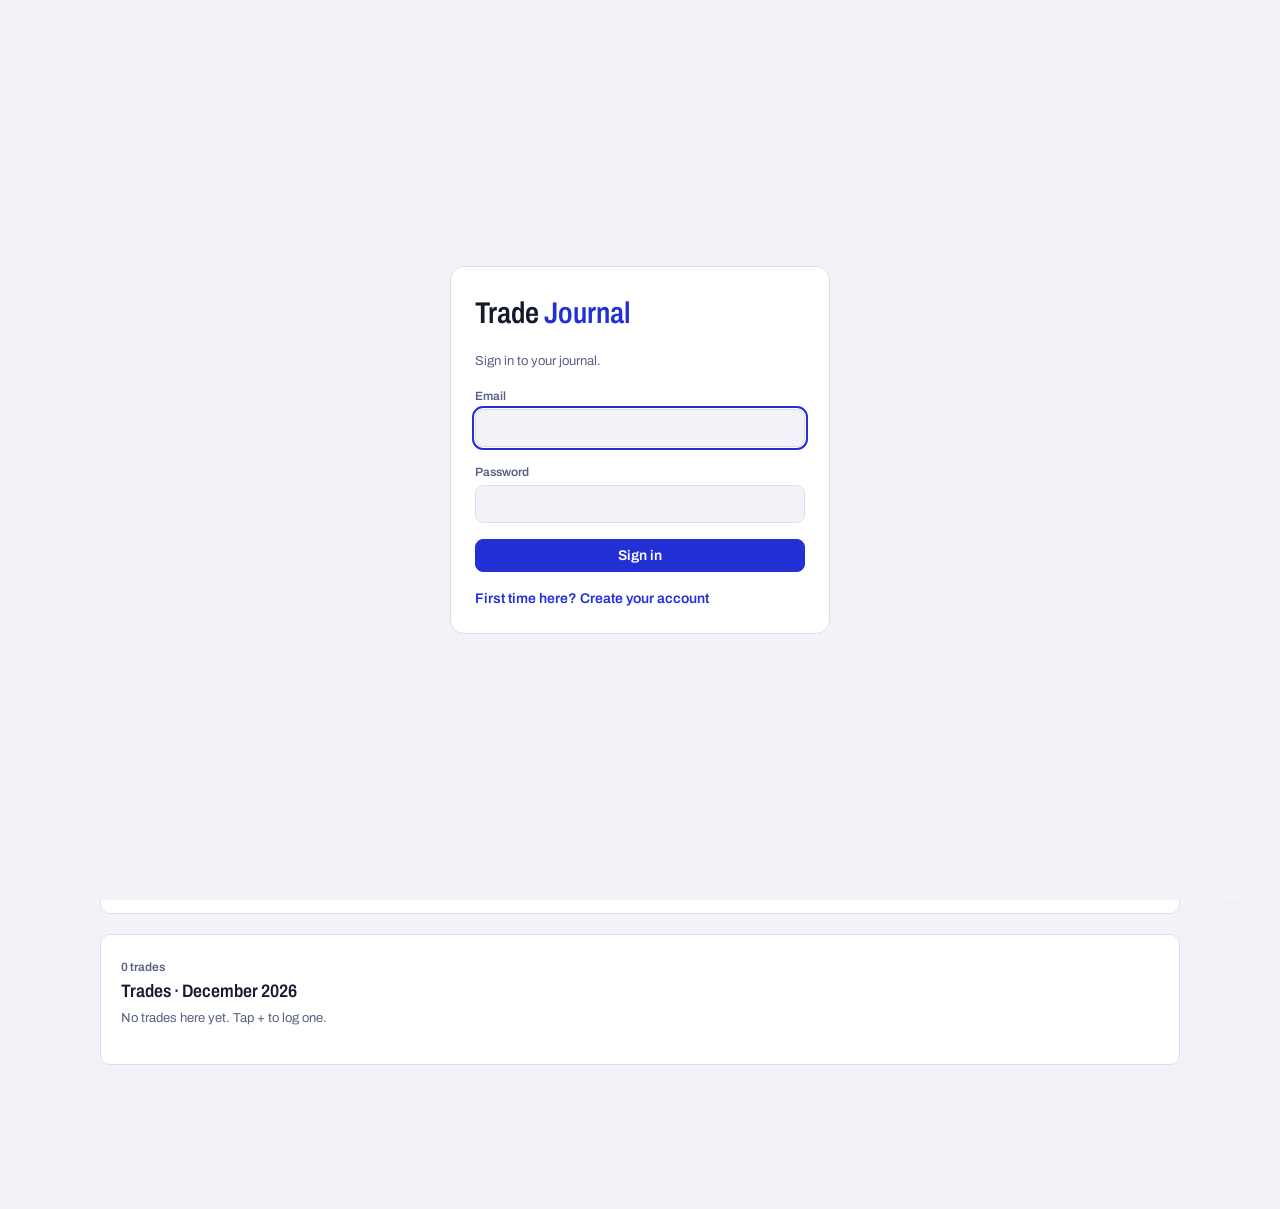
<file: index.html>
<!doctype html>
<html lang="en">
  <head>
    <meta charset="utf-8" />
    <meta name="viewport" content="width=device-width,initial-scale=1,viewport-fit=cover" />
    <title>Trade Journal</title>
    <meta name="theme-color" content="#141a2e" />
    <link rel="manifest" href="manifest.webmanifest" />
    <link rel="icon" href="icons/icon-192.png" />
    <link rel="apple-touch-icon" href="icons/apple-touch-icon.png" />
    <meta name="apple-mobile-web-app-capable" content="yes" />
    <meta name="mobile-web-app-capable" content="yes" />
    <meta name="apple-mobile-web-app-status-bar-style" content="black-translucent" />
    <meta name="apple-mobile-web-app-title" content="Journal" />
    <link rel="preconnect" href="https://fonts.googleapis.com" />
    <link
      rel="stylesheet"
      href="https://fonts.googleapis.com/css2?family=Archivo:wdth,wght@75..100,400..800&family=IBM+Plex+Mono:wght@400;500;600&display=swap"
    />
    <link rel="stylesheet" href="css/app.css" />
  </head>
  <body>
    <div class="wrap">
      <header>
        <div class="brand">
          <h1>Trade <span>Journal</span></h1>
          <div class="segs mkt" role="radiogroup" aria-label="Market">
            <label class="seg"><input type="radio" name="mkt" value="fx" /><span>Forex</span></label
            ><label class="seg"><input type="radio" name="mkt" value="stocks" /><span>Invest</span></label>
          </div>
          <span class="acct"
            ><span class="acct"
              ><span class="sync" id="sync">Starting…</span
              ><button type="button" class="btn small ghost" id="signOut" hidden>Sign out</button></span
            ><button type="button" class="btn small ghost" id="openAdmin" hidden title="Admin">Admin</button
            ><button type="button" class="btn small ghost" id="openSettings" aria-label="Settings" title="Settings">
              ⚙
            </button></span
          >
        </div>
        <nav role="tablist">
          <button role="tab" data-tab="live" aria-selected="true">
            <span class="dot"></span>Journal <span class="count" id="cLive"></span>
          </button>
          <button role="tab" data-tab="backtest" aria-selected="false">
            <span class="dot"></span>Backtest <span class="count" id="cBt"></span>
          </button>
          <button role="tab" data-tab="analyze" aria-selected="false">Analyze</button>
          <button role="tab" data-tab="grading" aria-selected="false">Grading</button>
          <button role="tab" data-tab="accounts" aria-selected="false">Accounts</button>
          <button role="tab" data-tab="review" aria-selected="false">Review</button>
        </nav>
      </header>

      <main id="view-live">
        <div id="jv" class="jv">
          <section class="desk live" id="liveHead"></section>
          <div id="liveSim"></div>
          <div id="liveNotes"></div>
          <div id="liveNews"></div>
          <div id="liveCharts"></div>
          <div id="liveCal"></div>
          <div id="liveTable"></div>
        </div>
      </main>

      <main id="view-analyze" hidden></main>
      <main id="view-grading" hidden>
        <div class="panel grpanel">
          <span class="eyebrow">Setup grades</span>
          <h2>Grading</h2>
          <p class="hint">Per weekly phase: what a trade needs, what makes it C and what makes it A.</p>
          <div id="grEd"></div>
        </div>
      </main>
      <main id="view-review" hidden>
        <div id="rvTop"></div>
        <div id="prBox" hidden></div>
        <div id="rvBox"></div>
      </main>
      <div id="rvZoom" hidden>
        <div class="rvzbar">
          <button type="button" class="btn small ghost zgal" data-z="prev" aria-label="Previous timeframe" hidden>
            ‹</button
          ><span id="zTf" class="zgal" hidden></span
          ><button type="button" class="btn small ghost zgal" data-z="next" aria-label="Next timeframe" hidden>›</button
          ><span class="zgap zgal" hidden></span
          ><button type="button" class="btn small" data-z="out" aria-label="Zoom out">−</button
          ><span id="rvzPct">100%</span
          ><button type="button" class="btn small" data-z="in" aria-label="Zoom in">+</button
          ><button type="button" class="btn small ghost" data-z="reset">Fit</button
          ><button type="button" class="btn small" data-z="close" aria-label="Close">✕ Close</button>
        </div>
        <div class="rvzstage" id="rvzStage">
          <div class="rvzinner" id="rvzInner">
            <img alt="Chart" referrerpolicy="no-referrer" /><span class="rvmask tl"></span>
          </div>
        </div>
        <button type="button" class="zside l zgal" data-z="prev" aria-label="Previous timeframe" hidden>‹</button>
        <button type="button" class="zside r zgal" data-z="next" aria-label="Next timeframe" hidden>›</button>
        <p class="rvzhelp">Scroll or pinch to zoom · drag to move · double-click to zoom in · Esc to close</p>
      </div>
      <main id="view-accounts" hidden>
        <div class="panel">
          <span class="eyebrow">Trading accounts</span>
          <h2 id="acHead">Accounts</h2>
          <div class="acadd">
            <input
              type="text"
              id="acName"
              placeholder="New account, e.g. FTMO 100K Challenge"
              maxlength="60"
              aria-label="New account name"
              enterkeyhint="done"
            />
            <button type="button" class="btn small primary" id="acAddBtn">Add</button>
            <div class="acopts">
              <select id="acType" aria-label="Type">
                <option value="">Type…</option>
                <option value="challenge">Challenge</option>
                <option value="funded">Funded</option>
                <option value="demo">Demo</option>
                <option value="personal">Personal</option></select
              ><input
                type="number"
                id="acSize"
                placeholder="Initial size, e.g. 100000"
                min="0"
                step="any"
                inputmode="decimal"
                aria-label="Initial account size"
              /><select id="acCur" aria-label="Currency">
                <option>USD</option>
                <option>EUR</option>
                <option>GBP</option>
                <option>CHF</option>
                <option>CAD</option>
                <option>AUD</option>
                <option>JPY</option>
              </select>
            </div>
          </div>
        </div>
        <div id="acList" class="accards"></div>
        <div id="taxBox"></div>
      </main>

      <main id="view-backtest" hidden>
        <section class="desk bt" id="btFront">
          <div class="row spread">
            <h2><span>Backtest</span> projects</h2>
            <button class="btn btb" id="newProjBtn">New project</button>
          </div>
          <p class="hint" style="margin: 0">
            Run each backtest as a project with a fixed scope: one method, one period, a target number of trades. Then
            you can see which way of testing actually matches your live results.
          </p>
          <div class="projects" id="projList"></div>
        </section>
        <div class="sheet" id="projSheet" hidden>
          <div class="scrim" data-closeps></div>
          <div class="sheet-inner ps-inner" role="dialog" aria-modal="true" aria-labelledby="projFormTitle">
            <form id="projForm">
              <div class="row spread"><h2 id="projFormTitle">New backtest project</h2></div>
              <div class="fields">
                <label class="f"
                  ><span>Name</span><input type="text" id="pName" placeholder="EURUSD 2024 blind replay" required
                /></label>
                <label class="f fxonly"
                  ><span id="pPairsL">Pairs</span><input type="text" id="pPairs" placeholder="EURUSD, GBPUSD"
                /></label>
                <label class="f fxonly"><span>Period from</span><input type="date" id="pFrom" /></label>
                <label class="f fxonly"><span>Period to</span><input type="date" id="pTo" /></label>
                <label class="f fxonly"
                  ><span>Method</span
                  ><select id="pMethod">
                    <option value="">Not set</option>
                    <option value="blind">Bar replay, blind</option>
                    <option value="replay">Bar replay, not strictly blind</option>
                    <option value="scroll">Chart scroll (hindsight risk)</option>
                  </select></label
                >
                <label class="f fxonly"
                  ><span>Target trades</span><input type="number" id="pTarget" min="1" step="1" placeholder="50"
                /></label>
                <label class="f wide fxonly"
                  ><span>Focus or question to answer</span
                  ><textarea
                    id="pFocus"
                    placeholder="Does Phase 3 Reversal hold up when I decide the phase blind?"
                  ></textarea>
                </label>
              </div>
              <div class="row" style="margin-top: 14px">
                <button type="submit" class="btn btb" id="pSave">Start project</button
                ><button type="button" class="btn ghost" id="pCancel">Cancel</button
                ><button type="button" class="btn ghost danger" id="pDelete" hidden>Delete project</button>
              </div>
            </form>
          </div>
        </div>
        <div id="btSlot"></div>
      </main>

      <div class="sheet" id="viewer" hidden>
        <div class="scrim" data-closeviewer></div>
        <div class="sheet-inner viewer-inner" role="dialog" aria-modal="true" aria-label="Chart screenshots">
          <div class="formhead">
            <h3 id="viewerTitle">Charts</h3>
            <div class="segs" id="viewerTabs"></div>
            <button type="button" class="btn small ghost closex" data-closeviewer>Close</button>
          </div>
          <div class="viewimg" id="viewerImg"></div>
          <div class="viewnotes" id="viewerNotes" hidden></div>
          <p class="hint vhint" style="margin: 10px 0 0">Click the chart to zoom. Use ‹ › there to switch timeframe.</p>
        </div>
      </div>
      <div class="sheet" id="sheetS" hidden>
        <div class="scrim" data-closesheets></div>
        <div class="sheet-inner" role="dialog" aria-modal="true" aria-labelledby="sTitle">
          <form id="stockForm" autocomplete="off">
            <div class="formhead">
              <span class="chip" id="sChip">Live</span>
              <h3 id="sTitle">New invest trade</h3>
              <button type="button" class="btn small ghost closex" data-closesheets>Close</button>
            </div>
            <fieldset>
              <legend>Context</legend>
              <div class="fields">
                <label class="f" id="sProjField"
                  ><span>Project</span
                  ><select id="sProject"></select
                ></label>
                <label class="f" id="sBtField"><span>Backtested on</span><input type="date" id="sBtDate" /></label>
                <label class="f"
                  ><span>Ticker</span
                  ><input
                    type="text"
                    id="sTicker"
                    list="sTickers"
                    required
                    maxlength="12"
                    autocapitalize="characters"
                    spellcheck="false"
                /></label>
                <label class="f"><span>Entry date</span><input type="date" id="sDate" required /></label>
                <label class="f"
                  ><span>Close date <em class="opt">empty = open</em></span
                  ><input type="date" id="sClose"
                /></label>
                <label class="f"
                  ><span>Account</span
                  ><select id="sAccount"></select
                ></label>
                <label class="f f-status"><span>Status</span><select id="sStatus"><option value="taken">Taken</option><option value="pending">Pending</option><option value="expired">Expired</option><option value="missed">Missed</option></select></label>
              </div>
            </fieldset>
            <fieldset>
              <legend>Analysis</legend>
              <div class="fields">
                <div class="f">
                  <span>Phase</span>
                  <div class="segs" id="seg-sphase"></div>
                </div>
              </div>
              <details class="subsec">
                <summary><span>12 Monthly</span><span class="sumval" id="sSum12"></span></summary>
                <div class="fields" style="margin-bottom: 10px">
                  <div class="f">
                    <span>Market structure</span>
                    <div class="mstf" role="radiogroup" aria-label="12 Monthly market structure">
                      <label class="seg msok"><input type="radio" name="s12mss" value="for" /><span>✓ With</span></label
                      ><label class="seg msno"
                        ><input type="radio" name="s12mss" value="against" /><span>✗ Against</span></label
                      >
                    </div>
                  </div>
                </div>
                <div class="f" style="margin-bottom: 10px">
                  <span id="sPros12Lbl">Pros</span>
                  <div class="ms" id="sPros12" data-kind="for"></div>
                </div>
                <div class="shots" style="margin-top: 12px">
                  <div class="shot">
                    <span class="eyebrow">Chart</span>
                    <div class="linkrow">
                      <input
                        type="url"
                        class="shotlink"
                        id="sl-m12"
                        data-slink="m12"
                        placeholder="Paste a TradingView link"
                        aria-label="12 Monthly chart link"
                        autocomplete="off"
                        spellcheck="false"
                      /><a class="btn small" id="slo-m12" target="_blank" rel="noopener" hidden>Open ↗</a>
                    </div>
                    <a class="shotprev" id="slp-m12" target="_blank" rel="noopener" hidden
                      ><img alt="12 Monthly chart" loading="lazy" onerror="this.parentNode.hidden=true"
                    /></a>
                  </div>
                </div>
              </details>
              <details class="subsec">
                <summary><span>6 Monthly</span><span class="sumval" id="sSum6"></span></summary>
                <div class="fields" style="margin-bottom: 10px">
                  <div class="f">
                    <span>Market structure</span>
                    <div class="mstf" role="radiogroup" aria-label="6 Monthly market structure">
                      <label class="seg msok"><input type="radio" name="s6mss" value="for" /><span>✓ With</span></label
                      ><label class="seg msno"
                        ><input type="radio" name="s6mss" value="against" /><span>✗ Against</span></label
                      >
                    </div>
                  </div>
                </div>
                <div class="sA">
                  <div class="fields">
                    <div class="f">
                      <span>BM type</span>
                      <div class="segs" id="seg-s6bm"></div>
                    </div>
                  </div>
                </div>
                <div class="sB">
                  <div class="fields">
                    <div class="f">
                      <span>Returned to</span>
                      <div class="segs" id="seg-s6ret"></div>
                    </div>
                  </div>
                </div>
                <div class="f" style="margin-bottom: 10px">
                  <span id="sPros6Lbl">Pros</span>
                  <div class="ms" id="sPros6" data-kind="for"></div>
                </div>
                <div class="shots" style="margin-top: 12px">
                  <div class="shot">
                    <span class="eyebrow">Chart</span>
                    <div class="linkrow">
                      <input
                        type="url"
                        class="shotlink"
                        id="sl-m6"
                        data-slink="m6"
                        placeholder="Paste a TradingView link"
                        aria-label="6 Monthly chart link"
                        autocomplete="off"
                        spellcheck="false"
                      /><a class="btn small" id="slo-m6" target="_blank" rel="noopener" hidden>Open ↗</a>
                    </div>
                    <a class="shotprev" id="slp-m6" target="_blank" rel="noopener" hidden
                      ><img alt="6 Monthly chart" loading="lazy" onerror="this.parentNode.hidden=true"
                    /></a>
                  </div>
                </div>
              </details>
              <details class="subsec">
                <summary><span>3 Monthly</span><span class="sumval" id="sSum3"></span></summary>
                <div class="fields" style="margin-bottom: 10px">
                  <div class="f">
                    <span>Market structure</span>
                    <div class="mstf" role="radiogroup" aria-label="3 Monthly market structure">
                      <label class="seg msok"><input type="radio" name="s3mss" value="for" /><span>✓ With</span></label
                      ><label class="seg msno"
                        ><input type="radio" name="s3mss" value="against" /><span>✗ Against</span></label
                      >
                    </div>
                  </div>
                </div>
                <div class="f" style="margin-bottom: 10px">
                  <span id="sPros3Lbl">Pros</span>
                  <div class="ms" id="sPros3" data-kind="for"></div>
                </div>
                <div class="shots" style="margin-top: 12px">
                  <div class="shot">
                    <span class="eyebrow">Chart</span>
                    <div class="linkrow">
                      <input
                        type="url"
                        class="shotlink"
                        id="sl-m3"
                        data-slink="m3"
                        placeholder="Paste a TradingView link"
                        aria-label="3 Monthly chart link"
                        autocomplete="off"
                        spellcheck="false"
                      /><a class="btn small" id="slo-m3" target="_blank" rel="noopener" hidden>Open ↗</a>
                    </div>
                    <a class="shotprev" id="slp-m3" target="_blank" rel="noopener" hidden
                      ><img alt="3 Monthly chart" loading="lazy" onerror="this.parentNode.hidden=true"
                    /></a>
                  </div>
                </div>
              </details>
              <details class="subsec">
                <summary><span>Monthly</span><span class="sumval" id="sSumM"></span></summary>
                <div class="fields" style="margin-bottom: 10px">
                  <div class="f">
                    <span>Market structure</span>
                    <div class="mstf" role="radiogroup" aria-label="Monthly market structure">
                      <label class="seg msok"><input type="radio" name="s1mss" value="for" /><span>✓ With</span></label
                      ><label class="seg msno"
                        ><input type="radio" name="s1mss" value="against" /><span>✗ Against</span></label
                      >
                    </div>
                  </div>
                </div>
                <div class="sB">
                  <div class="fields" style="margin-bottom: 10px">
                    <div class="f">
                      <span>Bullish CC <em class="opt">required in Phase B</em></span>
                      <div class="mstf" role="radiogroup" aria-label="Monthly bullish candle close">
                        <label class="seg msok"><input type="radio" name="s1ccm" value="for" /><span>✓ Yes</span></label
                        ><label class="seg msno"
                          ><input type="radio" name="s1ccm" value="against" /><span>✗ No</span></label
                        >
                      </div>
                    </div>
                  </div>
                </div>
                <div class="f" style="margin-bottom: 10px">
                  <span id="sPros1Lbl">Pros</span>
                  <div class="ms" id="sPros1" data-kind="for"></div>
                </div>
                <div class="shots" style="margin-top: 12px">
                  <div class="shot">
                    <span class="eyebrow">Chart</span>
                    <div class="linkrow">
                      <input
                        type="url"
                        class="shotlink"
                        id="sl-mo"
                        data-slink="mo"
                        placeholder="Paste a TradingView link"
                        aria-label="Monthly chart link"
                        autocomplete="off"
                        spellcheck="false"
                      /><a class="btn small" id="slo-mo" target="_blank" rel="noopener" hidden>Open ↗</a>
                    </div>
                    <a class="shotprev" id="slp-mo" target="_blank" rel="noopener" hidden
                      ><img alt="Monthly chart" loading="lazy" onerror="this.parentNode.hidden=true"
                    /></a>
                  </div>
                </div>
              </details>
              <details class="subsec">
                <summary><span>Weekly</span><span class="sumval" id="sSumW"></span></summary>
                <div class="fields" style="margin-bottom: 10px">
                  <div class="f">
                    <span>Market structure</span>
                    <div class="mstf" role="radiogroup" aria-label="Weekly market structure">
                      <label class="seg msok"><input type="radio" name="swmss" value="for" /><span>✓ With</span></label
                      ><label class="seg msno"
                        ><input type="radio" name="swmss" value="against" /><span>✗ Against</span></label
                      >
                    </div>
                  </div>
                </div>
                <div class="fields">
                  <div class="f">
                    <span>Pattern</span>
                    <div class="segs" id="seg-swpat"></div>
                  </div>
                </div>
                <div class="shots" style="margin-top: 12px">
                  <div class="shot">
                    <span class="eyebrow">Chart</span>
                    <div class="linkrow">
                      <input
                        type="url"
                        class="shotlink"
                        id="sl-wk"
                        data-slink="wk"
                        placeholder="Paste a TradingView link"
                        aria-label="Weekly chart link"
                        autocomplete="off"
                        spellcheck="false"
                      /><a class="btn small" id="slo-wk" target="_blank" rel="noopener" hidden>Open ↗</a>
                    </div>
                    <a class="shotprev" id="slp-wk" target="_blank" rel="noopener" hidden
                      ><img alt="Weekly chart" loading="lazy" onerror="this.parentNode.hidden=true"
                    /></a>
                  </div>
                </div>
              </details>
            </fieldset>
            <fieldset>
              <legend>Execution</legend>
              <div class="fields">
                <label class="f" id="sFxF" hidden
                  ><span id="sFxL">Rate</span><input type="number" id="sFx" min="0" step="any" inputmode="decimal"
                /></label>
                <label class="f liveonly curf"
                  ><span>Currency</span
                  ><select id="sCur">
                    <option>USD</option>
                    <option>EUR</option>
                    <option>GBP</option>
                    <option>CAD</option>
                    <option>CHF</option>
                  </select></label
                >
                <label class="f liveonly"
                  ><span>Shares bought</span><input type="number" id="sShares" min="0" step="any" inputmode="decimal"
                /></label>
                <label class="f"
                  ><span id="sEntryL">Entry</span><input type="number" id="sEntry" step="any" inputmode="decimal"
                /></label>
                <label class="f"
                  ><span id="sStopL">Initial stop</span><input type="number" id="sStop" step="any" inputmode="decimal"
                /></label>
              </div>
              <p class="hint" id="sWHint" style="margin: 6px 0 0"></p>
              <div class="exits">
                <div class="exhead">
                  <span class="eyebrow">Exits</span><span class="hint" id="sPlanHint" style="margin: 0"></span>
                </div>
                <div id="sExits"></div>
                <button type="button" class="btn small" id="sAddExit">+ Add exit</button>
              </div>
              <p class="hint" id="sFxLine" style="margin: 0 0 8px" hidden></p>
              <div class="exsum" id="sExSum"></div>
            </fieldset>
            <fieldset>
              <legend>Notes</legend>
              <div class="fields">
                <label class="f wide">
                  <textarea
                    id="sNotes"
                    rows="4"
                    aria-label="Notes"
                    style="resize: vertical; font: 15px/1.5 var(--body)"
                  ></textarea>
                </label>
              </div>
            </fieldset>
            <div class="formbar">
              <button type="submit" class="btn" id="sSave">Save trade</button
              ><button type="button" class="btn ghost" data-closesheets>Cancel</button><span class="spacer"></span
              ><button
                type="button"
                class="btn ghost"
                id="sCopyAn"
                hidden
                title="Copy the analysis with chart links and the share link, ready to paste anywhere"
              >
                Copy analysis</button
              ><button type="button" class="btn ghost" id="sShare" hidden>Share</button
              ><button type="button" class="btn ghost" id="sDup" hidden>Duplicate</button
              ><button type="button" class="btn ghost danger" id="sDel" hidden>Delete</button>
            </div>
            <div class="shrbar" id="sShareBar" hidden>
              <div class="shrhead">
                <span><b>Shared</b> · anyone with the link can view it, read-only</span>
                <span class="shrviews"
                  ><svg
                    viewBox="0 0 24 24"
                    width="15"
                    height="15"
                    fill="none"
                    stroke="currentColor"
                    stroke-width="1.8"
                    stroke-linecap="round"
                    stroke-linejoin="round"
                    aria-hidden="true"
                  >
                    <path d="M2 12s3.6-7 10-7 10 7 10 7-3.6 7-10 7S2 12 2 12z" />
                    <circle cx="12" cy="12" r="3" /></svg
                  ><span id="sShareViews"></span
                ></span>
              </div>
              <div class="shrrow">
                <input type="text" id="sShareUrl" readonly aria-label="Share link" />
                <button type="button" class="btn small" id="sShareCopy">Copy</button
                ><button type="button" class="btn small ghost danger" id="sShareOff">Stop sharing</button>
              </div>
            </div>
          </form>
        </div>
      </div>
      <datalist id="sTickers"></datalist><datalist id="sAccounts"></datalist>
      <div class="sheet" id="sheet2" hidden>
        <div class="scrim" data-closesheet2></div>
        <div class="sheet-inner" role="dialog" aria-modal="true" aria-labelledby="f2Title">
          <form id="tradeForm2" autocomplete="off">
            <div class="formhead">
              <span class="chip" id="f2Chip">Live</span>
              <h3 id="f2Title">New trade</h3>
              <span class="row" id="f2Walk" hidden style="gap:6px;align-items:center"
                ><button type="button" class="btn small ghost" id="f2WPrev">‹ Back</button
                ><small class="hint" style="margin:0" id="f2WNum"></small
                ><button type="button" class="btn small ghost" id="f2WNext">Skip ›</button></span
              >
              <span class="fhr"
                ><button type="button" class="btn small ghost tvrp" id="f2Load" hidden title="Open this trade in the extension, on the TradingView chart you already have open">Load in extension</button
                ><a
                  class="btn small ghost tvrp"
                  id="f2Replay"
                  target="_blank"
                  rel="noopener"
                  hidden
                  title="Open the 4H chart on TradingView; with the extension, bar replay starts at the trade's close date"
                  >Replay ↗</a
                ><button type="button" class="btn small ghost" id="f2ViewCharts" hidden></button
                ><button type="button" class="btn small ghost closex" data-closesheet2>Close</button></span
              >
            </div>
            <p class="hint" id="f2Stale" hidden>
              This trade was saved elsewhere. <button type="button" class="btn small" id="f2Reload">Load the saved version</button>
              (your changes here are lost)
            </p>
            <fieldset>
              <legend>Context</legend>
              <div class="fields">
                <label class="f" id="f2ProjField"
                  ><span>Project</span
                  ><select id="f2Project"></select
                ></label>
                <label class="f" id="f2BtField"><span>Backtested on</span><input type="date" id="f2BtDate" /></label>
                <div class="f">
                  <span id="f2PairLbl">Pair</span>
                  <div class="combo-wrap">
                    <input
                      type="text"
                      id="f2Pair"
                      role="combobox"
                      aria-labelledby="f2PairLbl"
                      aria-controls="f2PairList"
                      aria-expanded="false"
                      aria-autocomplete="list"
                      autocomplete="off"
                      spellcheck="false"
                      required
                    /><button type="button" class="combo-btn" id="f2PairBtn" tabindex="-1" aria-label="Show all pairs">
                      ▾
                    </button>
                    <ul class="combo-list" id="f2PairList" role="listbox" hidden></ul>
                  </div>
                </div>
                <label class="f"><span>Date</span><input type="date" id="f2Date" required /></label>
                <label class="f"><span>Close date</span><input type="date" id="f2Close" /></label>
                <div class="f">
                  <span id="f2AccLbl">Account</span>
                  <div class="ms" id="f2Acc" data-kind="for" data-ph="No account"></div>
                </div>
                <div class="f">
                  <span>Direction</span>
                  <div class="segs" id="seg-f2dir"></div>
                </div>
                <label class="f f-status"><span>Status</span><select id="f2Status"><option value="taken">Taken</option><option value="pending">Pending</option><option value="expired">Expired</option><option value="missed">Missed</option></select></label>
              </div>
            </fieldset>
            <fieldset id="f2Analysis" class="collapsible">
              <legend>
                <button
                  type="button"
                  class="legend-toggle"
                  aria-expanded="true"
                  title="Open or close Weekly, Daily and 4H"
                >
                  <span class="chev">▸</span>Analysis
                </button>
              </legend>
              <p class="scoreline" id="f2Score"></p>
              <div class="fields">
                <div class="f">
                  <span>Setup</span>
                  <div class="segs" id="seg-f2setup"></div>
                </div>
                <label class="f" hidden
                  ><span>Trade concept</span
                  ><select id="f2Concept">
                    <option value="">Choose…</option>
                    <option>Continuation</option>
                    <option>Reversal</option>
                    <option>Pattern in Pattern</option>
                    <option>Daily Retrace</option>
                    <option>Push IC Push</option>
                    <option>Weekly - 4H</option>
                  </select></label
                >
              </div>
              <details class="subsec">
                <summary><span>Weekly</span><span class="sumval" id="f2SumW"></span></summary>
                <div class="wgrp">
                  <span class="wgl">Context</span>
                  <div class="fields">
                    <div class="f">
                      <span>Weekly phase</span>
                      <div class="segs" id="seg-f2fase"></div>
                    </div>
                    <div class="f">
                      <span>Inner / outer</span>
                      <div class="segs" id="seg-f2wstruct"></div>
                    </div>
                  </div>
                </div>
                <div class="wgrp">
                  <span class="wgl">Structure</span>
                  <div class="fields">
                    <div class="f">
                      <span>Market trend</span>
                      <div class="mstf" role="radiogroup" aria-label="Market trend">
                        <label class="seg"
                          ><input type="radio" name="f2trend" value="bull" /><span>↑ Bullish</span></label
                        ><label class="seg"
                          ><input type="radio" name="f2trend" value="bear" /><span>↓ Bearish</span></label
                        ><label class="seg"
                          ><input type="radio" name="f2trend" value="range" /><span>↔ Ranging</span></label
                        >
                      </div>
                    </div>
                    <div class="f">
                      <span>Market structure</span>
                      <div class="mstf" role="radiogroup" aria-label="Weekly market structure">
                        <label class="seg msok"
                          ><input type="radio" name="f2wms" value="for" /><span>✓ With</span></label
                        ><label class="seg msno"
                          ><input type="radio" name="f2wms" value="against" /><span>✗ Against</span></label
                        >
                      </div>
                    </div>
                  </div>
                </div>
                <div class="wgrp">
                  <span class="wgl">Pattern</span>
                  <div class="fields">
                    <label class="f"
                      ><span>Weekly pattern</span
                      ><select id="f2WPat">
                        <option value="">No pattern</option>
                        <option>Continuation</option>
                        <option>Reversal</option>
                        <option>Pattern in Pattern</option>
                      </select></label
                    >
                    <label class="f" id="f2WPatSubF" hidden
                      ><span>Pattern variant <em class="opt">optional</em></span
                      ><select id="f2WPatSub"></select
                    ></label>
                  </div>
                </div>
                <div class="wgrp pc">
                  <span class="wgl">Pros & cons</span>
                  <div class="fields">
                    <div class="f">
                      <span id="f2ProsLbl">Pros</span>
                      <div class="ms" id="f2Pros" data-kind="for"></div>
                    </div>
                    <div class="f">
                      <span id="f2ConsLbl">Cons</span>
                      <div class="ms" id="f2Cons" data-kind="against"></div>
                    </div>
                  </div>
                </div>
                <div class="wgrp"><div class="shots" id="f2ShotW"></div></div>
              </details>
              <details class="subsec">
                <summary><span>Daily</span><span class="sumval" id="f2SumD"></span></summary>
                <div class="fields">
                  <label class="f" id="f2DPatField" hidden
                    ><span>Daily pattern</span
                    ><select id="f2DPat">
                      <option value="">Choose…</option>
                      <option>Continuation</option>
                      <option>Reversal</option>
                      <option>Pattern in Pattern</option>
                      <option>Daily Retrace</option>
                      <option>Push IC Push</option>
                    </select></label
                  >
                  <label class="f" id="f2VarField" hidden
                    ><span>Pattern variant <em class="opt">optional</em></span
                    ><select id="f2Variant">
                      <option value="">Pick a trade concept first</option>
                    </select></label
                  >
                  <div class="f">
                    <span>Market structure</span>
                    <div class="mstf" role="radiogroup" aria-label="Daily market structure">
                      <label class="seg msok"><input type="radio" name="f2dms" value="for" /><span>✓ With</span></label
                      ><label class="seg msno"
                        ><input type="radio" name="f2dms" value="against" /><span>✗ Against</span></label
                      >
                    </div>
                  </div>
                </div>
                <div class="fields" style="margin-top: 12px">
                  <div class="f wide">
                    <span id="f2DProsLbl">Pros</span>
                    <div class="ms" id="f2DPros" data-kind="for"></div>
                  </div>
                </div>
                <div class="shots" id="f2ShotD" style="margin-top: 14px"></div>
              </details>
              <details class="subsec">
                <summary><span>4H</span><span class="sumval" id="f2SumH"></span></summary>
                <div class="fields">
                  <label class="f"
                    ><span>4H entry</span
                    ><select id="f2Entry">
                      <option value="">Choose…</option>
                    </select></label
                  >
                  <div class="f">
                    <span>Market structure</span>
                    <div class="mstf" role="radiogroup" aria-label="4H market structure">
                      <label class="seg msok"><input type="radio" name="f2hms" value="for" /><span>✓ With</span></label
                      ><label class="seg msno"
                        ><input type="radio" name="f2hms" value="against" /><span>✗ Against</span></label
                      >
                    </div>
                  </div>
                </div>
                <div class="f" style="margin-top: 12px">
                  <span id="f2HProsLbl">4H pros</span>
                  <div class="ms" id="f2HPros" data-kind="for"></div>
                </div>
                <div class="checks">
                  <label class="checkline"><input type="checkbox" id="f2Scale" /><span>Scale-in</span></label>
                </div>
                <div class="shots" id="f2ShotH" style="margin-top: 14px"></div>
                <div id="f2EcBlock" class="ecblock" hidden>
                  <div class="f">
                    <span>Reversal on</span>
                    <div class="segs" id="seg-f2ectf"></div>
                  </div>
                  <div class="shots" id="f2ShotL" style="margin-top: 12px"></div>
                </div>
                <div class="fields" style="margin-top: 14px">
                  <label class="f"
                    ><span>Planned entry price</span
                    ><input type="number" step="any" inputmode="decimal" id="f2PlanEntry"
                  /></label>
                  <label class="f"
                    ><span>Stop loss (pips)</span
                    ><input type="number" step="any" min="0" inputmode="decimal" id="f2SlPips"
                  /></label>
                  <label class="f"
                    ><span>Take profit (pips)</span
                    ><input type="number" step="any" min="0" inputmode="decimal" id="f2TpPips"
                  /></label>
                  <div class="f"><span>Planned R:R</span><b class="num rr" id="f2RR">—</b></div>
                </div>
              </details>
            </fieldset>
            <fieldset>
              <legend>Result</legend>
              <div class="fields">
                <div class="f">
                  <span>Outcome</span>
                  <div class="segs" id="seg-f2out"></div>
                </div>
                <label class="f"
                  ><span>Result (R)</span><input type="number" step="any" inputmode="decimal" id="f2R"
                /></label>
                <label class="f"
                  ><span>Max R reached <em class="opt">optional</em></span
                  ><input type="number" step="any" min="0" inputmode="decimal" id="f2MaxR"
                /></label>
                <label class="f"
                  ><span>Exit</span
                  ><select id="f2Exit">
                    <option value="">Choose…</option>
                  </select></label
                >
                <div class="f wide">
                  <span>According to plan?</span>
                  <div class="segs" id="seg-f2eval"></div>
                  <small class="hint" id="f2RevNote" style="margin: 6px 0 0" hidden></small>
                </div>
              </div>
            </fieldset>
            <fieldset>
              <legend>Notes</legend>
              <div class="fields">
                <label class="f wide">
                  <textarea
                    id="f2Notes"
                    rows="4"
                    aria-label="Notes"
                    style="resize: vertical; font: 15px/1.5 var(--body)"
                  ></textarea>
                </label>
              </div>
            </fieldset>
            <div class="formbar">
              <button type="submit" class="btn" id="f2Save">Save trade</button
              ><button type="button" class="btn ghost" data-closesheet2>Cancel</button><span class="spacer"></span
              ><button
                type="button"
                class="btn ghost"
                id="f2CopyAn"
                hidden
                title="Copy the analysis with chart links and the share link, ready to paste anywhere"
              >
                Copy analysis</button
              ><button type="button" class="btn ghost" id="f2Share" hidden>Share</button
              ><button type="button" class="btn ghost" id="f2Dup" hidden>Duplicate</button
              ><button type="button" class="btn ghost danger" id="f2Del" hidden>Delete</button>
            </div>
            <div class="shrbar" id="f2ShareBar" hidden>
              <div class="shrhead">
                <span><b>Shared</b> · anyone with the link can view it, read-only</span>
                <span class="shrviews"
                  ><svg
                    viewBox="0 0 24 24"
                    width="15"
                    height="15"
                    fill="none"
                    stroke="currentColor"
                    stroke-width="1.8"
                    stroke-linecap="round"
                    stroke-linejoin="round"
                    aria-hidden="true"
                  >
                    <path d="M2 12s3.6-7 10-7 10 7 10 7-3.6 7-10 7S2 12 2 12z" />
                    <circle cx="12" cy="12" r="3" /></svg
                  ><span id="f2ShareViews"></span
                ></span>
              </div>
              <div class="shrrow">
                <input type="text" id="f2ShareUrl" readonly aria-label="Share link" />
                <button type="button" class="btn small" id="f2ShareCopy">Copy</button
                ><button type="button" class="btn small ghost danger" id="f2ShareOff">Stop sharing</button>
              </div>
            </div>
          </form>
        </div>
      </div>
      <div class="sheet" id="admSheet" hidden>
        <div class="scrim" data-closeadm></div>
        <div class="sheet-inner np-inner" role="dialog" aria-modal="true" aria-labelledby="admTitle">
          <div class="admhead">
            <h3 id="admTitle">Admin</h3>
            <button type="button" class="btn small ghost" data-closeadm aria-label="Close">✕</button>
          </div>
          <div class="settabs" role="tablist">
            <button type="button" role="tab" data-admtab="roles" aria-selected="true">Roles</button
            ><button type="button" role="tab" data-admtab="users">Users</button>
          </div>
          <section data-admpane="roles">
            <div class="rolesplit">
              <div class="rolelist" id="roleList"></div>
              <div class="roleedit" id="roleEdit"></div>
            </div>
          </section>
          <section data-admpane="users" hidden><div id="userList"></div></section>
          <span class="hint nstat" id="admStat"></span>
        </div>
      </div>
      <div class="sheet" id="setSheet" hidden>
        <div class="scrim" data-closeset></div>
        <div class="sheet-inner np-inner" role="dialog" aria-modal="true" aria-labelledby="setTitle">
          <form id="setForm" autocomplete="off">
            <h3 id="setTitle">Settings</h3>
            <div class="setbody">
              <div class="settabs" role="tablist" aria-orientation="vertical">
                <button type="button" role="tab" data-settab="look">Look</button
                ><button type="button" role="tab" data-settab="fx">Forex</button
                ><button type="button" role="tab" data-settab="st">Invest</button
                ><button type="button" role="tab" data-settab="news">News</button
                ><button type="button" role="tab" data-settab="rev">Reviews</button
                ><button type="button" role="tab" data-settab="ext" hidden>Extension</button
                ><button type="button" role="tab" data-settab="data">Data</button>
              </div>
              <div class="setpanes">
                <section class="setsec" data-setpane="look">
                  <div class="setrow">
                    <span class="setl">Theme</span>
                    <div class="segs" id="seg-stheme"></div>
                  </div>
                  <div class="setrow">
                    <span class="setl">Primary<small>Buttons, tabs, backtest</small></span>
                    <div class="swatches" id="sAccent" role="radiogroup" aria-label="Primary colour"></div>
                  </div>
                  <div class="setrow">
                    <span class="setl">Secondary<small>Journal, live trades</small></span>
                    <div class="swatches" id="sAccent2" role="radiogroup" aria-label="Secondary colour"></div>
                  </div>
                </section>
                <section class="setsec" data-setpane="fx" hidden>
                  <div class="setrow">
                    <span class="setl">Journal opens on</span>
                    <div class="segs" id="seg-speriod"></div>
                  </div>
                  <div class="setrow" style="align-items: start">
                    <span class="setl">Replay and Edit layout<small>Optional</small></span>
                    <div style="flex: 1; min-width: 0">
                      <input type="url" id="rpLayout" placeholder="Paste your TradingView layout link" autocomplete="off" spellcheck="false" aria-describedby="rpLayoutMsg" />
                      <p class="hint" id="rpLayoutMsg" style="margin: 6px 0 0">
                        Replay and Edit open in this layout, so the drawings in your main one stay as they are. Empty:
                        TradingView picks the layout.
                      </p>
                    </div>
                  </div>
                </section>
                <section class="setsec" data-setpane="rev" hidden>
                  <p class="hint" style="margin: 0 0 12px">
                    The layout of your period reviews. Each section becomes its own block in a review.
                  </p>
                  <div id="tplEd"></div>
                </section>
                <section class="setsec" data-setpane="news" hidden>
                  <p class="hint" style="margin: 0">
                    Adds Forex Factory news to your own calendar, with reminders before each event. It stays up to date
                    by itself.
                  </p>
                  <div class="setrow">
                    <span class="setl">Which news</span
                    ><select id="nLvl">
                      <option value="news">Heavy, high and medium</option>
                      <option value="news-high">Heavy and high</option>
                      <option value="news-heavy">Heavy only (CPI, NFP, rates)</option>
                    </select>
                  </div>
                  <div class="setrow" style="align-items: start">
                    <span class="setl">Reminders<small>Up to 2</small></span>
                    <div>
                      <div id="nRems" class="nrems"></div>
                      <button type="button" class="addf" id="nRemAdd">+ Add reminder</button>
                    </div>
                  </div>
                  <div class="setrow">
                    <span class="setl">Add to</span>
                    <div class="row" style="gap: 6px; flex-wrap: wrap">
                      <a class="btn small" id="nGoogle" target="_blank" rel="noopener" hidden>Google Calendar</a
                      ><a class="btn small" id="nApple">Apple Calendar</a
                      ><a class="btn small" id="nOutlook" target="_blank" rel="noopener">Outlook</a
                      ><button type="button" class="btn small ghost" id="nCopy">Copy link</button>
                    </div>
                  </div>
                  <p class="hint" style="margin: 0" id="nMsg">
                    To change reminders later, remove the calendar and add it again.
                  </p>
                </section>
                <section class="setsec" data-setpane="ext" hidden><div id="extGuide"></div></section>
                <section class="setsec" data-setpane="data" hidden>
                  <div class="datablk">
                    <b>Backup</b>
                    <p class="hint">
                      A full copy of everything: forex and invest trades with their screenshots, projects, accounts and
                      settings. Keep one before big changes, or use it to move to another account.
                    </p>
                    <div class="row" style="gap: 6px">
                      <button type="button" class="btn small" data-backup>Back up everything</button
                      ><label class="btn small ghost" for="restoreIn">Restore backup</label>
                    </div>
                  </div>
                  <div class="datablk">
                    <b>Spreadsheet or AI (CSV)</b>
                    <p class="hint">
                      One row per trade with readable columns: your analysis per timeframe, the result and, for forex,
                      the setup grade. Importing updates trades that already exist and keeps their screenshots.
                    </p>
                    <div class="segs" id="seg-csvmk"></div>
                    <label class="checkline" id="csvAmtRow"
                      ><input type="checkbox" id="csvAmounts" /><span
                        >Include amounts <small class="hint">shares, P&amp;L, exchange rate, account</small></span
                      ></label
                    >
                    <div class="row" style="gap: 6px">
                      <button type="button" class="btn small" data-export>Export CSV</button
                      ><label class="btn small ghost" for="imp">Import CSV</label>
                    </div>
                  </div>
                  <p class="hint ioMsg" id="setIo" style="margin: 0"></p>
                  <div class="datablk" id="binBlk" hidden>
                    <b>Bin</b>
                    <p class="hint">Deleted trades wait here for 7 days, then they are removed for good.</p>
                    <div id="binList"></div>
                  </div>
                  <div class="datablk dangerblk">
                    <b>Delete data</b>
                    <p class="hint">Removes trades for good, on all your devices. Make a backup first.</p>
                    <div>
                      <button type="button" class="btn small dangerb" id="wipeOpen">Delete…</button>
                      <div class="wipebox" id="wipeBox" hidden>
                        <label class="f"
                          ><span>What to delete</span
                          ><select id="wipeWhat">
                            <option value="fx">All forex trades and projects</option>
                            <option value="stocks">All invest trades and projects</option>
                            <option value="all">Everything (trades, projects, accounts)</option>
                          </select></label
                        >
                        <p class="hint" id="wipeCount" style="margin: 0"></p>
                        <label class="checkline"
                          ><input type="checkbox" id="wipeBk" /><span
                            >I made a backup first
                            <button type="button" class="linkish" data-backup>Back up now</button></span
                          ></label
                        >
                        <label class="f"
                          ><span>Type <b>DELETE</b> to confirm</span
                          ><input type="text" id="wipeTxt" autocomplete="off" spellcheck="false"
                        /></label>
                        <div class="row" style="gap: 6px">
                          <button type="button" class="btn small" id="wipeCancel">Cancel</button
                          ><button type="button" class="btn small dangerb solid" id="wipeGo" disabled>
                            Delete permanently
                          </button>
                        </div>
                      </div>
                    </div>
                  </div>
                  <p class="hint" id="appVer" style="margin: 14px 0 0"></p>
                </section>
                <section class="setsec" data-setpane="st" hidden>
                  <div class="setrow">
                    <span class="setl">Journal opens on</span>
                    <div class="segs" id="seg-speriod2"></div>
                  </div>
                  <div class="setrow">
                    <span class="setl">Capital gains tax<small>Shown under Accounts</small></span>
                    <div class="cgtset">
                      <label class="checkline"
                        ><input type="checkbox" id="sCgtOn" /><span>Show tax estimates</span></label
                      >
                      <div class="cgtrow">
                        <label class="f"
                          ><span>Rate (%)</span
                          ><input type="number" id="sCgtRate" min="0" max="100" step="any" inputmode="decimal"
                        /></label>
                        <label class="f"
                          ><span>Yearly exemption (€)</span
                          ><input type="number" id="sCgtEx" min="0" step="any" inputmode="decimal"
                        /></label>
                      </div>
                      <small class="hint" style="margin: 0"
                        >Default is Belgium: 10% and a €10,000 exemption. Whether your broker withholds is set per
                        account, under Accounts. Turn the estimates off to only see gains in euros.</small
                      >
                    </div>
                  </div>
                </section>
              </div>
            </div>
            <p class="hint" style="margin: 0">Saved to your account, so your phone and PC look the same.</p>

            <div class="row" style="justify-content: flex-end">
              <button type="button" class="btn ghost" data-closeset>Done</button>
            </div>
          </form>
        </div>
      </div>
      <div class="sheet" id="newProj" hidden>
        <div class="scrim" data-closenp></div>
        <div class="sheet-inner np-inner" role="dialog" aria-modal="true" aria-labelledby="npTitle">
          <form id="npForm" autocomplete="off">
            <h3 id="npTitle">New backtest project</h3>
            <label class="f"><span>Name</span><input type="text" id="npName" required maxlength="80" /></label>
            <div class="row" style="justify-content: flex-end">
              <button type="button" class="btn ghost" data-closenp>Cancel</button
              ><button type="submit" class="btn btb">Create project</button>
            </div>
          </form>
        </div>
      </div>
      <div class="fpop" id="fpop" hidden role="dialog" aria-label="Add filter"></div>
      <button type="button" class="fab" id="fab" aria-label="New trade">+</button>
      <div class="toastfix" id="toast" role="status"></div>
      <datalist id="pairs">
        <option>USDJPY</option>
        <option>USDCHF</option>
        <option>USDCAD</option>
        <option>EURGBP</option>
        <option>EURCHF</option>
        <option>EURCAD</option>
        <option>EURNZD</option>
        <option>EURJPY</option>
        <option>EURUSD</option>
        <option>EURAUD</option>
        <option>GBPCAD</option>
        <option>GBPNZD</option>
        <option>GBPUSD</option>
        <option>GBPJPY</option>
        <option>GBPCHF</option>
        <option>GBPAUD</option>
        <option>AUDJPY</option>
        <option>AUDUSD</option>
        <option>AUDCHF</option>
        <option>AUDCAD</option>
        <option>AUDNZD</option>
        <option>NZDCHF</option>
        <option>NZDJPY</option>
        <option>NZDUSD</option>
        <option>NZDCAD</option>
        <option>CADJPY</option>
        <option>CADCHF</option>
        <option>CHFJPY</option>
        <option>XAUUSD</option>
        <option>XAGUSD</option>
      </datalist>
    </div>

    <div class="authwrap" id="auth" hidden>
      <form class="authbox" id="authForm">
        <h1>Trade <span>Journal</span></h1>
        <p class="hint" id="authMsg">Sign in to your journal.</p>
        <label class="f"><span>Email</span><input type="email" id="aEmail" autocomplete="username" required /></label>
        <label class="f"
          ><span>Password</span
          ><input type="password" id="aPass" autocomplete="current-password" required minlength="8"
        /></label>
        <button class="btn primary" type="submit" id="aGo">Sign in</button>
        <button type="button" class="linkbtn" id="aMode">First time here? Create your account</button>
      </form>
      <div class="authbox" id="pendBox" hidden>
        <h1>Trade <span>Journal</span></h1>
        <p class="hint">Your account is waiting for approval. You can use the journal as soon as it is approved; this page checks by itself.</p>
        <button class="btn primary" type="button" id="pendCheck">Check now</button>
        <button type="button" class="linkbtn" id="pendOut">Sign out</button>
      </div>
    </div>
    <script src="config.js"></script>
    <script src="supabase.js"></script>
    <script src="js/core.js"></script>
    <script src="js/storage.js"></script>
    <script src="js/plan.js"></script>
    <script src="js/analyze.js"></script>
    <script src="js/review.js"></script>
    <script src="js/settings.js"></script>
    <script src="js/admin.js"></script>
    <script src="js/accounts.js"></script>
    <script src="js/journal.js"></script>
    <script src="js/forms.js"></script>
    <script src="js/app.js"></script>
    <script>
      if ("serviceWorker" in navigator)
        addEventListener("load", () => navigator.serviceWorker.register("sw.js").catch(() => {}));
    </script>
  </body>
</html>
</file>
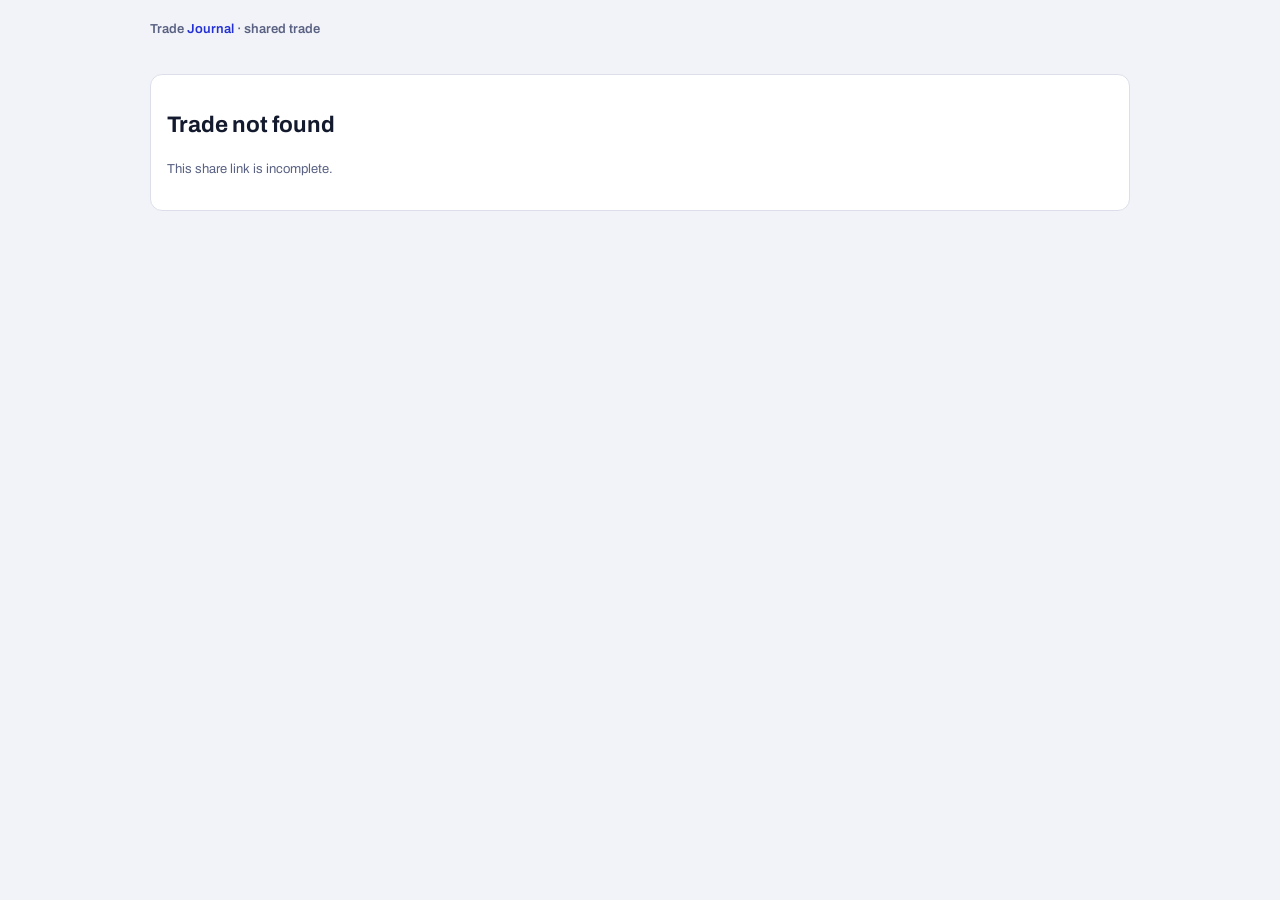
<file: share.html>
<!doctype html>
<html lang="en">
  <head>
    <meta charset="utf-8" />
    <meta name="viewport" content="width=device-width,initial-scale=1,viewport-fit=cover" />
    <title>Shared trade · Trade Journal</title>
    <meta name="robots" content="noindex" />
    <meta name="theme-color" content="#141a2e" />
    <link rel="icon" href="icons/icon-192.png" />
    <link rel="preconnect" href="https://fonts.googleapis.com" />
    <link
      rel="stylesheet"
      href="https://fonts.googleapis.com/css2?family=Archivo:wdth,wght@75..100,400..800&family=IBM+Plex+Mono:wght@400;500;600&display=swap"
    />
    <link rel="stylesheet" href="css/app.css" />
    <link rel="stylesheet" href="css/share.css" />
  </head>
  <body>
    <main class="wrap shr">
      <div class="shr-top">
        <p class="shr-brand">Trade <span>Journal</span> · shared trade</p>
        <span class="shr-views" id="shrViews" hidden></span>
      </div>
      <div id="shr"><p class="hint">Loading…</p></div>
    </main>
    <div id="rvZoom" class="nomask" hidden>
      <div class="rvzbar">
        <button type="button" class="btn small ghost" data-z="prev" aria-label="Previous timeframe">‹</button
        ><span id="shzTf"></span
        ><button type="button" class="btn small ghost" data-z="next" aria-label="Next timeframe">›</button
        ><span class="shz-gap"></span
        ><button type="button" class="btn small" data-z="out" aria-label="Zoom out">−</button
        ><span id="rvzPct">100%</span><button type="button" class="btn small" data-z="in" aria-label="Zoom in">+</button
        ><button type="button" class="btn small ghost" data-z="reset">Fit</button
        ><button type="button" class="btn small" data-z="close" aria-label="Close">✕ Close</button>
      </div>
      <div class="rvzstage" id="rvzStage">
        <div class="rvzinner" id="rvzInner"><img alt="Chart" referrerpolicy="no-referrer" /></div>
      </div>
      <button type="button" class="shz-side l" data-z="prev" aria-label="Previous timeframe">‹</button>
      <button type="button" class="shz-side r" data-z="next" aria-label="Next timeframe">›</button>
      <p class="rvzhelp">Scroll or pinch to zoom · drag to move · ← → to switch timeframe · Esc to close</p>
    </div>
    <script src="supabase.js"></script>
    <script src="config.js"></script>
    <script src="js/share.js"></script>
  </body>
</html>
</file>
<file: css/app.css>
[hidden] {
  display: none !important;
}
html {
  -webkit-text-size-adjust: 100%;
}
body {
  margin: 0;
}
/* Layout: a working desk — three top-level desks (Overview / Live / Backtest), one scannable column of panels; backtest = blue, live = signal orange */
:root {
  --paper: #f2f3f8;
  --surface: #ffffff;
  --ink: #141a2e;
  --muted: #5a6283;
  --line: #dcdfeb;
  --soft: #eceef6;
  --accent: #2230d6;
  --on-fill: #fff; /* text on accent, bt and live fills */
  --bt: #2230d6;
  --live: #d0601b;
  --good: #1d8657;
  --bad: #c3342b;
  --warn: #a96f12;
  --be: #efd36a;
  --s1: #2a78d6;
  --s2: #eb6834;
  --s3: #1baf7a;
  --s4: #eda100;
  --s5: #e87ba4;
  --s6: #008300;
  --s7: #6250d6;
  --s8: #e34948;
  --display: "Archivo", system-ui, sans-serif;
  --body: "Archivo", system-ui, sans-serif;
  --mono: "IBM Plex Mono", ui-monospace, Menlo, monospace;
}
@media (prefers-color-scheme: dark) {
  :root:not([data-theme="light"]) {
    --paper: #0e1120;
    --surface: #161a2d;
    --ink: #e6e8f3;
    --muted: #9299b8;
    --line: #283050;
    --soft: #1d2238;
    --accent: #8590ff;
    --on-fill: #0e1120; /* dark accents are pastel: white text fails contrast */
    --bt: #8590ff;
    --live: #f08c4c;
    --good: #43c088;
    --bad: #f06c60;
    --be: #e6cd6e;
    --warn: #e2ab4b;
    --s1: #3987e5;
    --s2: #d95926;
    --s3: #199e70;
    --s4: #c98500;
    --s5: #d55181;
    --s6: #008300;
    --s7: #9085e9;
    --s8: #e66767;
    color-scheme: dark;
  }
}
:root[data-theme="dark"] {
  --paper: #0e1120;
  --surface: #161a2d;
  --ink: #e6e8f3;
  --muted: #9299b8;
  --line: #283050;
  --soft: #1d2238;
  --accent: #8590ff;
  --on-fill: #0e1120; /* dark accents are pastel: white text fails contrast */
  --bt: #8590ff;
  --live: #f08c4c;
  --good: #43c088;
  --bad: #f06c60;
  --be: #e6cd6e;
  --warn: #e2ab4b;
  --s1: #3987e5;
  --s2: #d95926;
  --s3: #199e70;
  --s4: #c98500;
  --s5: #d55181;
  --s6: #008300;
  --s7: #9085e9;
  --s8: #e66767;
  color-scheme: dark;
}
:root[data-theme="black"] {
  --paper: #000000;
  --surface: #0c0c0e;
  --ink: #ececef;
  --muted: #8d8d96;
  --line: #24242a;
  --soft: #151518;
  --accent: #8590ff;
  --on-fill: #0e1120; /* dark accents are pastel: white text fails contrast */
  --bt: #8590ff;
  --live: #f08c4c;
  --good: #43c088;
  --bad: #f06c60;
  --be: #e6cd6e;
  --warn: #e2ab4b;
  --s1: #3987e5;
  --s2: #d95926;
  --s3: #199e70;
  --s4: #c98500;
  --s5: #d55181;
  --s6: #008300;
  --s7: #9085e9;
  --s8: #e66767;
  color-scheme: dark;
}

* {
  box-sizing: border-box;
}
body {
  background: var(--paper);
  color: var(--ink);
  font-family: var(--body);
  font-size: 15px;
  line-height: 1.5;
  padding-left: max(16px, env(safe-area-inset-left, 0px));
  padding-right: max(16px, env(safe-area-inset-right, 0px));
  padding-block: 0 48px;
}
body::before {
  content: "";
  position: fixed;
  inset: 0 0 auto;
  height: env(safe-area-inset-top, 0px);
  z-index: 10;
  background: var(--paper);
}
.wrap {
  max-width: 1080px;
  margin: 0 auto;
}
header {
  position: sticky;
  top: env(safe-area-inset-top, 0px);
  margin-top: env(safe-area-inset-top, 0px);
  z-index: 5;
  background: var(--paper);
  padding-block: 20px 0;
  border-bottom: 1px solid var(--line);
}
.brand {
  display: flex;
  align-items: center;
  gap: 12px;
  flex-wrap: wrap;
}
.segs.mkt {
  gap: 2px;
  padding: 4px;
  border: 1px solid var(--line);
  border-radius: 8px;
  background: var(--surface);
}
.segs.mkt label.seg span {
  border: 0;
  padding: 4px 12px;
  font-size: 13px;
  font-weight: 600;
  background: none;
}
.segs.mkt label.seg input:checked + span {
  background: var(--ink);
  color: var(--paper);
}
.brand h1 {
  font-family: var(--display);
  font-stretch: 78%;
  font-weight: 600;
  font-size: 28px;
  letter-spacing: -0.01em;
  margin: 0;
  text-wrap: balance;
}
.brand h1 span {
  color: var(--accent);
}
.brand .sub {
  color: var(--muted);
  font-size: 13px;
}
.acct {
  display: flex;
  align-items: center;
  gap: 8px;
  margin-left: auto;
}
.acct .sync {
  margin-left: 0;
}
.sync {
  margin-left: auto;
  font-family: var(--mono);
  font-size: 12px;
  color: var(--muted);
}
nav {
  display: flex;
  gap: 4px;
  margin-top: 12px;
  overflow-x: auto;
}
nav button {
  font: 600 15px var(--body);
  background: none;
  border: 0;
  color: var(--muted);
  padding: 10px 16px;
  border-bottom: 3px solid transparent;
  cursor: pointer;
  white-space: nowrap;
  display: flex;
  align-items: center;
  gap: 8px;
}
nav button .dot {
  width: 9px;
  height: 9px;
  border-radius: 50%;
}
nav button[data-tab="live"] .dot {
  background: var(--live);
}
nav button[data-tab="backtest"] .dot {
  background: var(--bt);
}
nav button[aria-selected="true"] {
  color: var(--ink);
  border-bottom-color: var(--accent);
}
nav button[data-tab="live"][aria-selected="true"] {
  border-bottom-color: var(--live);
}
nav button[data-tab="backtest"][aria-selected="true"] {
  border-bottom-color: var(--bt);
}
nav button .count {
  font: 500 12px var(--mono);
  color: var(--muted);
}
:focus-visible {
  outline: 2px solid var(--accent);
  outline-offset: 2px;
}
label.seg input:focus-visible + span {
  outline: 2px solid var(--accent);
  outline-offset: 2px;
}
main {
  display: grid;
  gap: 20px;
  padding-top: 20px;
  padding-bottom: 96px; /* room for the + button */
}
.panel {
  background: var(--surface);
  border: 1px solid var(--line);
  border-radius: 10px;
  padding: 20px 20px;
  min-width: 0;
}
.panel h2 {
  font-family: var(--display);
  font-stretch: 85%;
  font-weight: 600;
  font-size: 18px;
  margin: 0 0 4px;
  text-wrap: balance;
}
.hint {
  color: var(--muted);
  font-size: 13px;
  margin: 0 0 16px;
  max-width: 70ch;
}
.eyebrow {
  font-size: 12px;
  color: var(--muted);
  font-weight: 600;
}
.grid2 {
  display: grid;
  grid-template-columns: repeat(auto-fit, minmax(min(100%, 420px), 1fr));
  gap: 20px;
}
.num {
  font-family: var(--mono);
  font-variant-numeric: tabular-nums;
}
.tbl {
  overflow-x: auto;
}
table {
  border-collapse: collapse;
  width: 100%;
  font-size: 14px;
}
th,
td {
  text-align: left;
  padding: 8px 10px;
  border-bottom: 1px solid var(--line);
  white-space: nowrap;
}
th {
  font-size: 12px;
  color: var(--muted);
  font-weight: 600;
}
td.r,
th.r {
  text-align: right;
}
td {
  vertical-align: middle;
}
td.acts {
  width: 1%;
}
.actrow {
  display: flex;
  gap: 6px;
  justify-content: flex-end;
}
.bt {
  color: var(--bt);
}
.live {
  color: var(--live);
}
.pos {
  color: var(--good);
}
.neg {
  color: var(--bad);
}
.restag {
  display: inline-flex;
  align-items: center;
  gap: 8px;
  font: 600 12px var(--body);
  padding: 4px 8px;
  border-radius: 6px;
  white-space: nowrap;
}
.restag b {
  font-weight: 600;
  font-size: 12.5px;
  letter-spacing: 0;
  text-transform: none;
}
.restag.win {
  background: color-mix(in srgb, var(--good) 16%, transparent);
  color: var(--good);
}
.restag.loss {
  background: color-mix(in srgb, var(--bad) 16%, transparent);
  color: var(--bad);
}
.restag.be {
  background: color-mix(in srgb, var(--be) 18%, transparent);
  color: var(--be);
}
.errtag {
  display: inline-flex;
  align-items: center;
  gap: 6px;
  font: 600 13px var(--body);
  color: var(--bad);
  white-space: nowrap;
}
.errtag::before {
  content: "";
  width: 7px;
  height: 7px;
  border-radius: 50%;
  background: currentColor;
}
.dirar {
  display: inline-flex;
  margin-left: 4px;
  vertical-align: -2px;
}
.dirar.long {
  color: var(--s1, #3987e5);
}
.dirar.short {
  color: var(--bad);
}
.misstag {
  display: table;
  font: 600 11px var(--body);
  color: var(--muted);
  margin-top: 4px;
  padding: 1px 8px;
  border: 1px dashed currentColor;
  border-radius: 999px;
}
.restag.open {
  background: color-mix(in srgb, var(--s1, #3987e5) 16%, transparent);
  color: var(--s1, #3987e5);
}
.restag.hollow {
  background: none;
  box-shadow: inset 0 0 0 1px currentColor;
  opacity: 0.8;
}
.chico {
  display: inline-flex;
  align-items: center;
  gap: 4px;
  background: none;
  border: 1px solid var(--line, #444);
  color: inherit;
  border-radius: 6px;
  padding: 4px 8px;
  font: 600 12px var(--body);
  cursor: pointer;
}
.chico:hover {
  border-color: var(--accent);
  color: var(--accent);
}
.accost {
  display: block;
  font: 12.5px var(--mono);
  color: var(--muted);
  margin-top: 2px;
}
.setsec {
  display: grid;
  gap: 12px;
  padding: 16px 0;
}
.setsec:first-of-type {
  border-top: 0;
  padding-top: 4px;
}
.setsec h4 {
  margin: 0;
  font: 600 12px var(--body);
  color: var(--muted);
}
.setrow.danger {
  border-top: 1px solid var(--line);
  padding-top: 16px;
  margin-top: 4px;
  align-items: start;
}
.dangerb {
  color: var(--bad);
  border-color: color-mix(in srgb, var(--bad) 45%, var(--line));
}
.dangerb.solid {
  background: var(--bad);
  color: #fff;
  border-color: var(--bad);
}
.dangerb:disabled {
  opacity: 0.45;
  cursor: not-allowed;
}
.wipebox {
  display: grid;
  gap: 10px;
  margin-top: 10px;
  padding: 12px;
  border: 1px solid color-mix(in srgb, var(--bad) 40%, var(--line));
  border-radius: 10px;
  background: color-mix(in srgb, var(--bad) 6%, transparent);
}
.linkish {
  all: unset;
  cursor: pointer;
  color: var(--accent);
  font-weight: 600;
  margin-left: 6px;
  text-decoration: underline;
  text-underline-offset: 2px;
}
a.btn {
  /* like a <button>, so a link button lines up with the real ones */
  display: inline-block;
  line-height: normal;
  text-decoration: none;
}
.nrems {
  display: grid;
  gap: 6px;
  margin-bottom: 6px;
}
.nrem {
  display: flex;
  gap: 6px;
  align-items: center;
}
.nrem select {
  width: auto !important;
  flex: none;
}
.nrem input {
  width: 70px !important;
  flex: none;
  font: 14px var(--mono);
  padding: 6px 8px;
  border: 1px solid var(--line);
  border-radius: 6px;
  background: var(--paper);
  color: var(--ink);
}
.nrem select,
#nLvl {
  font: 14px var(--body);
  padding: 8px 8px;
  border: 1px solid var(--line);
  border-radius: 8px;
  background: var(--paper);
  color: var(--ink);
  max-width: 100%;
}
.settabs {
  display: flex;
  gap: 4px;
  border-bottom: 1px solid var(--line);
  margin: 4px 0 6px;
}
.settabs button {
  all: unset;
  cursor: pointer;
  padding: 8px 12px;
  font: 600 14px var(--body);
  color: var(--muted);
  border-bottom: 2px solid transparent;
  margin-bottom: -1px;
}
.settabs button[aria-selected="true"] {
  color: var(--ink);
  border-bottom-color: var(--accent);
}
.settabs button:focus-visible {
  outline: 2px solid var(--accent);
  outline-offset: 2px;
  border-radius: 4px;
}
.setbody {
  display: grid;
  grid-template-columns: 130px 1fr;
  gap: 20px;
  margin-top: 6px;
}
.setbody .settabs {
  flex-direction: column;
  border-bottom: 0;
  border-right: 1px solid var(--line);
  margin: 0;
  padding-right: 10px;
  gap: 2px;
  align-self: stretch;
}
.setbody .settabs button {
  border-bottom: 0;
  margin: 0;
  border-radius: 8px;
  padding: 8px 12px;
}
.setbody .settabs button[aria-selected="true"] {
  background: color-mix(in srgb, var(--accent) 16%, transparent);
  color: var(--ink);
}
.setbody .settabs button:hover:not([aria-selected="true"]) {
  background: var(--soft);
}
.setpanes .setsec {
  padding-top: 2px !important;
}
#setSheet .sheet-inner {
  width: min(100%, 640px) !important;
  max-width: 640px !important;
}
@media (max-width: 560px) {
  .setbody {
    grid-template-columns: 1fr;
    gap: 8px;
  }
  .setbody .settabs {
    flex-direction: row;
    border-right: 0;
    border-bottom: 1px solid var(--line);
    padding: 0 0 6px;
    overflow-x: auto;
  }
}
.setsec {
  border-top: 0 !important;
  padding-top: 8px !important;
  min-height: 150px;
  align-content: start;
}
#setSheet .sheet-inner {
  width: min(100%, 540px);
  max-width: 540px;
}
.setsec .segs {
  flex-wrap: wrap;
  gap: 4px;
}
.setsec label.seg span {
  padding: 4px 10px;
  font-size: 13px;
}
.setrow {
  display: grid;
  grid-template-columns: 96px 1fr;
  gap: 12px;
  align-items: center;
}
.setl {
  font-size: 14px;
  font-weight: 600;
  display: grid;
  line-height: 1.25;
}
.setl small {
  font-size: 11.5px;
  font-weight: 400;
  color: var(--muted);
}
.swtab {
  display: grid;
  gap: 4px;
  max-width: 340px;
}
.swh,
.swr {
  display: grid;
  grid-template-columns: 1fr 70px 70px;
  gap: 8px;
  align-items: center;
}
.swh span {
  font-size: 12px;
  color: var(--muted);
  text-align: center;
}
.swg {
  font: 600 12px var(--body);
  color: var(--muted);
  margin-top: 8px;
}
.swr span {
  font-size: 13px;
}
.swr input {
  width: 100%;
  font: 14px var(--mono);
  padding: 4px 6px;
  border: 1px solid var(--line);
  border-radius: 6px;
  background: var(--paper);
  color: var(--ink);
  text-align: center;
}
.swna {
  text-align: center;
  color: var(--muted);
}
.swrow {
  align-items: start;
}
.gcuts {
  display: flex;
  gap: 16px;
  align-items: center;
  flex-wrap: wrap;
}
@media (max-width: 520px) {
  .setrow {
    grid-template-columns: 1fr;
    gap: 6px;
  }
}
.gcut {
  display: inline-flex !important;
  flex-direction: row !important;
  align-items: center;
  gap: 6px;
  font-size: 13px;
  color: var(--muted);
  white-space: nowrap;
}
.gcut input {
  width: 56px !important;
  flex: none;
  font: 14px var(--mono);
  padding: 6px 8px;
  border: 1px solid var(--line);
  border-radius: 6px;
  background: var(--paper);
  color: var(--ink);
}
.gtaken {
  display: flex;
  align-items: center;
  gap: 4px;
}
.gtaken .grade {
  min-width: 20px;
  height: 20px;
  font-size: 11px;
}
.gtaken b {
  margin-right: 6px;
  font-weight: 600;
}
.gtaken b:last-child {
  margin-right: 0;
}
#rvBox {
  display: grid;
  gap: 16px;
}
.rvlist {
  display: grid;
  gap: 8px;
  margin-top: 10px;
}
.rvsess {
  display: grid;
  grid-template-columns: 1fr 120px auto;
  gap: 12px;
  align-items: center;
  padding: 10px 12px;
  border: 1px solid var(--line);
  border-radius: 8px;
  background: var(--paper);
}
.rvbar {
  height: 6px;
  border-radius: 4px;
  background: var(--soft);
  overflow: hidden;
}
.rvbar i {
  display: block;
  height: 100%;
  background: var(--accent);
}
.rvper {
  display: flex;
  align-items: center;
  gap: 8px;
  margin-top: 10px;
}
.rvper b {
  min-width: 150px;
  text-align: center;
}
@media (max-width: 640px) {
  .rvsess {
    grid-template-columns: 1fr auto;
  }
  .rvsess .rvbar {
    grid-column: 1/-1;
    order: 3;
  }
}
.rvtiles {
  display: grid;
  grid-template-columns: repeat(4, minmax(0, 1fr));
  gap: 10px;
  margin: 12px 0;
}
.rvtiles .tile {
  background: var(--paper);
}
@media (max-width: 640px) {
  .rvtiles {
    grid-template-columns: 1fr 1fr;
  }
}
.rvtop {
  margin: 6px 0;
  font-size: 14px;
}
.rvlog td.chg {
  color: var(--be);
  font-weight: 600;
}
.rvlog {
  table-layout: auto;
  width: 100%;
}
.rvlog td {
  white-space: normal;
  vertical-align: top;
}
.rvlog td:nth-child(1),
.rvlog td:nth-child(4),
.rvlog td:nth-child(5) {
  white-space: nowrap;
}
.rvimg[data-rvzoom] {
  cursor: zoom-in;
}
.rvzhint {
  position: absolute;
  right: 10px;
  bottom: 10px;
  font: 600 12px var(--body);
  padding: 4px 8px;
  border-radius: 999px;
  background: rgba(0, 0, 0, 0.6);
  color: #fff;
  pointer-events: none;
}
#rvZoom {
  position: fixed;
  inset: 0;
  z-index: 60;
  background: #05070e;
  display: flex;
  flex-direction: column;
}
#rvZoom[hidden] {
  display: none !important;
}
.rvzbar {
  display: flex;
  gap: 6px;
  align-items: center;
  justify-content: center;
  padding: calc(10px + env(safe-area-inset-top, 0px)) 10px 10px;
  flex-wrap: wrap;
}
#rvZoom {
  padding-bottom: env(safe-area-inset-bottom, 0px);
  touch-action: none;
  overscroll-behavior: contain;
}
#rvZoom .rvzbar .btn {
  min-height: 40px;
  min-width: 44px;
}
#rvZoom .rvzbar .btn.ghost {
  color: #fff;
  border-color: rgba(255, 255, 255, 0.35);
}
.rvzbar span {
  min-width: 54px;
  text-align: center;
  color: #fff;
  font: 600 13px var(--mono);
}
.rvzstage {
  position: relative;
  flex: 1;
  overflow: hidden;
  touch-action: none;
  cursor: grab;
}
.rvzstage:active {
  cursor: grabbing;
}
.rvzinner {
  position: absolute;
  left: 0;
  top: 0;
  transform-origin: 0 0;
  overflow: hidden;
  border-radius: 6px;
}
.rvzinner img {
  display: block;
  width: 100%;
  margin-top: -1.4%;
  user-select: none;
  -webkit-user-drag: none;
  pointer-events: none;
}
#rvZoom.nomask .rvmask {
  display: none;
}
#rvZoom.nomask .rvzinner img {
  margin-top: 0;
}
a.shotprev,
a.tvwrap,
a[id^="slp-"] {
  cursor: zoom-in;
}
.rvzhelp {
  margin: 0;
  padding: 8px;
  text-align: center;
  color: #aab;
  font-size: 12px;
}
@media (max-width: 640px) {
  .rvzhelp {
    display: none;
  }
}
.rvdone summary {
  list-style: none;
  cursor: pointer;
  color: var(--ink);
}
.rvdone,
.rvdone h2,
.rvdt td {
  color: var(--ink) !important;
}
.rvdone summary::-webkit-details-marker {
  display: none;
}
.rvdone summary h2::after {
  content: " ▾";
  color: var(--muted);
  font-size: 14px;
}
.rvdone[open] summary h2::after {
  content: " ▴";
}
.rvdt {
  width: 100%;
  border-collapse: collapse;
  margin-top: 10px;
  font-size: 14px;
}
.rvdt th {
  text-align: left;
  font-size: 12px;
  color: var(--muted);
  padding: 6px 8px;
  border-bottom: 1px solid var(--line);
}
.rvdt td {
  padding: 8px 8px;
  border-bottom: 1px solid var(--line);
}
.rvdt tr[data-rvopen-t] {
  cursor: pointer;
}
.rvdt tr[data-rvopen-t]:hover td {
  background: var(--soft);
}
.rvmodes {
  margin: 0 0 16px;
}
.wgrp {
  padding: 12px 0 16px;
  border-top: 1px solid var(--line);
}
.wgrp:first-of-type {
  border-top: 0;
  padding-top: 4px;
}
.wgl {
  display: block;
  font: 600 12px var(--body);
  color: var(--muted);
  margin: 0 0 8px;
}
.wgrp .fields {
  margin: 0;
  grid-template-columns: repeat(2, minmax(0, 1fr));
}
@media (max-width: 640px) {
  .wgrp .fields,
  .wgrp.pc .fields {
    grid-template-columns: 1fr;
  }
}
.wgrp .shots {
  margin: 0;
}
.exfx {
  grid-column: 1/-1;
  font-size: 12.5px;
  color: var(--muted);
  min-height: 0;
}
.exfx:empty {
  display: none;
}
.taxsum {
  display: grid;
  gap: 6px;
  margin-top: 16px;
  padding-top: 12px;
  border-top: 1px solid var(--line);
}
.taxsum > div {
  display: flex;
  justify-content: space-between;
  gap: 12px;
  font-size: 14px;
}
.taxsum span {
  color: var(--muted);
}
.taxsum > .taxact {
  align-items: center;
}
.taxact span small {
  display: block;
  font-size: 12px;
  opacity: 0.8;
  margin-top: 2px;
}
.taxact > span {
  flex: 1;
  min-width: 0;
}
#taxAct {
  width: 110px !important;
  text-align: right;
  font: 14px var(--mono);
  padding: 4px 8px;
  flex: none;
}
.acwh {
  margin-top: 10px;
  font-size: 13px;
  align-items: flex-start;
}
.acwh small {
  display: block;
  color: var(--muted);
  font-size: 12px;
  margin-top: 2px;
  line-height: 1.35;
}
.cgtset {
  display: grid;
  gap: 8px;
  max-width: 360px;
}
.cgtrow {
  display: grid;
  grid-template-columns: 1fr 1fr;
  gap: 8px;
}
.cgtrow input {
  width: 100%;
}
.taxt td,
.taxt th {
  white-space: nowrap;
}
.taxt th.r,
.taxt td.r {
  text-align: right;
}
.taxt td.pos {
  color: var(--good) !important;
}
.taxt td.neg {
  color: var(--bad) !important;
}
.taxt tr[data-taxopen] {
  cursor: pointer;
}
.taxt tr[data-taxopen]:hover td {
  background: var(--soft);
}
#taxBox .panel {
  margin-top: 20px;
}
.featl {
  display: grid;
  gap: 4px;
}
.ulist {
  display: grid;
  gap: 10px;
}
.urow {
  border: 1px solid var(--line);
  border-radius: 12px;
  padding: 12px 16px;
  display: grid;
  gap: 10px;
}
.uhead {
  display: flex;
  gap: 12px;
  align-items: flex-end;
  justify-content: space-between;
  flex-wrap: wrap;
}
.uhead > div {
  display: grid;
  gap: 2px;
  min-width: 0;
  overflow-wrap: anywhere;
}
.uhead small {
  display: block;
}
.ufeats {
  display: grid;
  grid-template-columns: repeat(auto-fill, minmax(180px, 1fr));
  gap: 8px;
}
.urow select {
  width: 100%;
}
.extguide {
  display: grid;
  gap: 10px;
}
.extguide > b {
  font-size: 15px;
}
.extsteps {
  margin: 0;
  padding-left: 20px;
  display: grid;
  gap: 8px;
  font-size: 14px;
  line-height: 1.5;
}
.extsteps code {
  font: 13px var(--mono);
  background: var(--soft);
  padding: 1px 4px;
  border-radius: 6px;
}
.feattab {
  width: 100%;
  border-collapse: collapse;
  table-layout: fixed;
}
.feattab td:first-child {
  white-space: normal;
  overflow-wrap: anywhere;
}
.feattab th {
  font: 600 12px var(--body);
  color: var(--muted);
  text-align: left;
  padding: 6px 8px;
  border-bottom: 1px solid var(--line);
}
.feattab th:not(:first-child),
.feattab td:not(:first-child) {
  text-align: center;
  width: 72px;
}
.feattab td {
  padding: 10px 8px;
  border-bottom: 1px solid var(--line);
  vertical-align: middle;
}
.feattab td b {
  display: block;
  font-weight: 600;
}
.feattab td small {
  display: block;
  color: var(--muted);
  font-size: 12.5px;
  margin-top: 2px;
}
.feattab input {
  width: 18px;
  height: 18px;
  cursor: pointer;
}
.featdev {
  margin-top: 16px;
  padding: 10px 12px 8px;
  border: 1px dashed var(--line);
  border-radius: 10px;
}
.featg {
  font: 600 12px var(--body);
  color: var(--muted);
  margin: 12px 0 2px;
}
.featr {
  display: flex;
  gap: 10px;
  align-items: flex-start;
  padding: 8px 0;
  cursor: pointer;
}
.featr input {
  margin-top: 4px;
}
.featr b {
  display: block;
  font-weight: 600;
}
.featr small {
  display: block;
  color: var(--muted);
  font-size: 12.5px;
  margin-top: 1px;
}
.nf-grade #f2Score,
.nf-grade nav [data-tab="grading"],
[data-market="stocks"] nav [data-tab="grading"] {
  display: none !important;
}
.nf-cgt #taxBox,
.nf-cgt .exfx,
.nf-cgt #sFxLine,
.nf-cgt .setrow:has(.cgtset),
.nf-cgt .acwh {
  display: none !important;
}
.prhead {
  display: grid;
  gap: 16px;
}
.prsecs {
  display: flex;
  flex-wrap: wrap;
  gap: 20px;
  margin: 20px 0;
}
#prBox .prsecs > .panel.prsec {
  margin: 0;
}
.prsec {
  display: grid;
  gap: 10px;
  align-content: start;
}
.prsec.full {
  flex: 1 1 100%;
}
.prsec.half {
  flex: 1 1 260px;
  min-width: 0;
}
.prsec h3 {
  margin: 0;
  font-size: 16px;
}
.prsec textarea {
  width: 100%;
  resize: vertical;
  font: 15px/1.6 var(--body);
}
.prtl {
  display: grid;
  grid-template-columns: max-content minmax(0, 1fr);
  gap: 8px 10px;
  align-items: start;
}
.prtl > .hint {
  grid-column: 1 / -1;
}
.prtrow {
  display: contents;
}
.prtrow .prtr {
  justify-self: stretch;
}
.prtrow .prtr > .restag,
.prtrow .prtr > .hint {
  margin-left: auto !important;
}
textarea.prgrow {
  resize: none;
  overflow: hidden;
  min-height: 0;
  font: 15px/1.45 var(--body);
  padding: 8px 8px;
  width: 100%;
}
textarea.prtext {
  padding: 10px 12px;
  line-height: 1.6;
}
.prwr {
  align-items: start;
}
@media (max-width: 600px) {
  .prtl {
    grid-template-columns: minmax(0, 1fr);
  }
  .prtrow .prtr {
    justify-self: start;
  }
}
.prtr {
  display: inline-flex;
  align-items: center;
  gap: 8px;
  border: 1px solid var(--line);
  background: var(--paper);
  color: var(--ink);
  border-radius: 8px;
  padding: 6px 8px;
  font: 14px var(--body);
  cursor: pointer;
}
.prtr:hover {
  border-color: var(--accent);
}
.prtr .grade {
  margin: 0;
}
.prwl {
  display: grid;
  gap: 8px;
}
.prsec > .btn {
  justify-self: start;
}
.prwr {
  display: grid;
  grid-template-columns: 110px auto minmax(0, 1fr) 30px;
  gap: 8px;
  align-items: center;
}
.prwr input {
  font: 15px var(--body);
  padding: 8px 8px;
}
.prwr input[data-f="pair"] {
  font-family: var(--mono);
  text-transform: uppercase;
}
.prdir .rvb {
  padding: 6px 10px;
}
.prdir .rvb.long.on {
  background: color-mix(in srgb, #3b82f6 22%, transparent);
  border-color: #3b82f6;
  color: var(--ink);
}
.prdir .rvb.short.on {
  background: color-mix(in srgb, var(--bad) 22%, transparent);
  border-color: var(--bad);
  color: var(--ink);
}
.prx {
  border: 0;
  background: none;
  color: var(--muted);
  font-size: 18px;
  cursor: pointer;
}
.prx:hover {
  color: var(--bad);
}
@media (max-width: 600px) {
  .prwr {
    grid-template-columns: 1fr auto 26px;
  }
  .prwr input[data-f="note"] {
    grid-column: 1/3;
    grid-row: 2;
  }
}
#prDel.armed {
  background: var(--bad);
  color: #fff;
  border-color: var(--bad);
}
.prall summary {
  cursor: pointer;
  list-style: none;
}
.prall summary::-webkit-details-marker {
  display: none;
}
.tpll {
  display: grid;
  gap: 8px;
}
.tplr {
  display: grid;
  grid-template-columns: minmax(0, 1.2fr) minmax(0, 1fr) minmax(0, 1.3fr) auto;
  gap: 6px;
  align-items: center;
}
.tplr input,
.tplr select {
  font: 14px var(--body);
  padding: 6px 8px;
}
.tplbt {
  display: flex;
  gap: 2px;
}
.tplbt button {
  border: 1px solid var(--line);
  background: var(--paper);
  color: var(--ink);
  border-radius: 6px;
  width: 28px;
  height: 30px;
  cursor: pointer;
}
.tplbt button:disabled {
  opacity: 0.35;
  cursor: default;
}
@media (max-width: 600px) {
  .tplr {
    grid-template-columns: 1fr 1fr;
  }
  .tplr input[data-tplf="hint"] {
    grid-column: 1/-1;
  }
  .tplbt {
    grid-column: 1/-1;
    justify-content: flex-end;
  }
}
.acshow {
  display: flex;
  flex-wrap: wrap;
  align-items: center;
  gap: 6px 14px;
  margin-top: 10px;
  font: 13px var(--body);
}
.acshow > span {
  color: var(--muted);
}
.acshow label {
  display: inline-flex;
  align-items: center;
  gap: 6px;
  cursor: pointer;
}
.prnew {
  display: flex;
  flex-wrap: wrap;
  gap: 8px;
  align-items: center;
  margin-top: 14px;
  padding: 12px;
  border: 1px solid var(--line);
  border-radius: 8px;
}
.prcrumb {
  display: flex;
  align-items: center;
  gap: 8px;
  font: 14px var(--body);
  color: var(--muted);
}
.prback {
  font: 600 14px var(--body);
  color: var(--accent);
  background: none;
  border: 0;
  padding: 4px 0;
  cursor: pointer;
}
.prback:hover {
  text-decoration: underline;
}
.prtitle {
  display: flex;
  align-items: center;
  gap: 16px;
}
.prtitle h2 {
  margin: 2px 0 0;
}
.prtitle > div {
  flex: 1;
}
.prtiles {
  display: flex;
  flex-wrap: wrap;
  gap: 10px 36px;
  padding-top: 16px;
  border-top: 1px solid var(--line);
}
.prst {
  display: grid;
  gap: 2px;
}
.prst span {
  font: 600 12px var(--body);
  color: var(--muted);
}
.prst b {
  font-size: 24px;
  font-weight: 600;
  line-height: 1.15;
}
.prst small {
  font-size: 12px;
  color: var(--muted);
}
#prStats .bstack {
  margin: 16px 0 6px;
}
.prbar {
  display: flex;
  justify-content: space-between;
  align-items: center;
  gap: 12px;
  flex-wrap: wrap;
}
.prgrades {
  display: flex;
  gap: 16px;
  flex-wrap: wrap;
  font-size: 13px;
}
#prBox .panel + .panel {
  margin-top: 20px;
}
.prnotes {
  display: grid;
  gap: 16px;
}
.prnotes textarea {
  width: 100%;
  resize: vertical;
  font: 15px/1.6 var(--body);
}
.prq3 {
  display: grid;
  grid-template-columns: repeat(3, minmax(0, 1fr));
  gap: 16px;
}
@media (max-width: 760px) {
  .prq3 {
    grid-template-columns: 1fr;
  }
}
.prlist tr,
.prtt tr[data-propen] {
  cursor: pointer;
}
.prlist tr:hover td,
.prtt tr[data-propen]:hover td {
  background: var(--soft);
}
.prtype {
  display: inline-block;
  font: 600 12px var(--body);
  color: var(--muted);
  border: 1px solid var(--line);
  border-radius: 6px;
  padding: 1px 4px;
  margin-right: 6px;
}
@media (max-width: 600px) {
  .prtt td:last-child,
  .prtt th:last-child {
    display: none;
  }
  .prtt td,
  .prtt th {
    padding: 8px 4px;
  }
  .prtt td:nth-child(5),
  .prtt th:nth-child(5) {
    display: none;
  }
  .prlist td:nth-child(4),
  .prlist th:nth-child(4) {
    display: none;
  }
}
.rvimg {
  position: relative;
  overflow: hidden;
  border-radius: 10px;
  border: 1px solid var(--line);
  background: var(--soft);
  margin: 12px 0 16px;
}
.rvimg img {
  display: block;
  width: 100%;
  margin-top: -1.4%;
}
.rvimg.none {
  padding: 28px 16px;
  text-align: center;
  color: var(--muted);
  font-size: 14px;
}
.rvmask {
  position: absolute;
  backdrop-filter: blur(12px);
  -webkit-backdrop-filter: blur(12px);
  background: rgba(128, 128, 128, 0.35);
}
.rvmask.tl {
  left: 0;
  top: 0;
  width: 24%;
  height: 7.5%;
  border-bottom-right-radius: 8px;
}
.rvmask.ax {
  right: 0;
  top: 0;
  bottom: 0;
  width: 4.6%;
}
.rvb {
  font: 600 14px var(--body);
  padding: 8px 12px;
  border: 1px solid var(--line);
  border-radius: 8px;
  background: var(--paper);
  color: var(--ink);
  cursor: pointer;
}
.rvb.on {
  background: var(--accent);
  border-color: var(--accent);
  color: var(--on-fill);
}
.rvb.ok.on {
  background: var(--good);
  border-color: var(--good);
}
.rvb.no.on {
  background: var(--bad);
  border-color: var(--bad);
}
.rvchips {
  display: flex;
  flex-wrap: wrap;
  gap: 6px;
}
.fields.rv2 {
  grid-template-columns: 1fr 1fr;
}
@media (max-width: 640px) {
  .fields.rv2 {
    grid-template-columns: 1fr;
  }
}
.rvchip {
  font: 600 13px var(--body);
  padding: 6px 12px;
  border-radius: 999px;
  border: 1px solid var(--line);
  background: var(--paper);
  color: var(--muted);
  cursor: pointer;
}
.rvchip.for {
  background: color-mix(in srgb, var(--good) 18%, transparent);
  border-color: var(--good);
  color: var(--good);
}
.rvchip.against {
  background: color-mix(in srgb, var(--bad) 16%, transparent);
  border-color: var(--bad);
  color: var(--bad);
}
.rvdots {
  display: flex;
  gap: 6px;
  margin-top: 10px;
  flex-wrap: wrap;
}
.rvdots span {
  font: 600 12px var(--body);
  padding: 4px 8px;
  border-radius: 999px;
  background: var(--soft);
  color: var(--muted);
}
.rvdots .on {
  background: var(--accent);
  color: var(--on-fill);
}
.rvdots .done {
  color: var(--ink);
}
.rvtab td,
.rvtab th {
  padding: 8px 10px;
}
.rvtab tr.diff td {
  background: color-mix(in srgb, var(--be) 12%, transparent);
}
.rvtab tr.diff td:first-child {
  box-shadow: inset 3px 0 0 var(--be);
}
.rvtab td:first-child {
  color: var(--muted);
  font-size: 13px;
  white-space: nowrap;
}
.rvsum {
  margin: 12px 0;
  font-size: 14px;
  color: var(--muted);
  display: flex;
  flex-wrap: wrap;
  gap: 6px;
  align-items: center;
}
.rvdone {
  font-weight: 600;
  color: var(--good);
}
#rvSaveNext:disabled {
  opacity: 0.4;
  cursor: not-allowed;
  filter: grayscale(0.6);
}
.rvneed {
  margin-left: auto !important;
  margin-right: 10px !important;
  align-self: center;
}
.rvtab tr.rvplan td {
  border-top: 2px solid var(--line);
  font-weight: 600;
}
.rvplanchg {
  margin: 10px 0 0;
  padding: 8px 12px;
  border-radius: 8px;
  background: color-mix(in srgb, var(--be) 14%, transparent);
  font-size: 14px;
}
.rvstep h2 {
  display: flex;
  align-items: center;
  gap: 10px;
  flex-wrap: wrap;
}
#view-review select,
#view-review input[type="date"] {
  font: 14px var(--body);
  padding: 8px 8px;
  border: 1px solid var(--line);
  border-radius: 8px;
  background: var(--paper);
  color: var(--ink);
}
.scoreline {
  margin: 0 0 12px;
  font-size: 13px;
  color: var(--muted);
  display: flex;
  align-items: center;
  gap: 8px;
}
.scoreline b {
  color: var(--ink);
  font-size: 14px;
}
.grade {
  display: inline-grid;
  place-items: center;
  min-width: 26px;
  height: 22px;
  padding: 0 4px;
  border-radius: 6px;
  font: 600 12px var(--body);
}
.grade.gA {
  background: color-mix(in srgb, var(--good) 20%, transparent);
  color: var(--good);
}
.grade.gB {
  background: color-mix(in srgb, var(--be) 22%, transparent);
  color: var(--be);
}
.grade.gC {
  background: color-mix(in srgb, var(--bad) 18%, transparent);
  color: var(--bad);
}
.grade.gX {
  background: transparent;
  color: var(--muted);
  box-shadow: inset 0 0 0 1px var(--line);
}
.setrow.grrow {
  display: grid;
  grid-template-columns: minmax(0, 1fr);
  gap: 12px;
}
#grEd {
  display: grid;
  grid-template-columns: minmax(0, 1fr);
  gap: 16px;
  min-width: 0;
}
.grov {
  width: 100%;
  border-collapse: collapse;
  font-size: 13px;
  table-layout: fixed;
}
.grov th:first-child {
  width: 56px;
}
.grov th:last-child {
  width: 80px;
}
.grov td {
  white-space: normal;
  overflow-wrap: anywhere;
}
.grov th {
  font: 600 12px var(--body);
  color: var(--muted);
  text-align: left;
  padding: 4px 8px;
}
.grov td {
  padding: 8px 8px;
  border-top: 1px solid var(--line);
  vertical-align: top;
}
.grov .num {
  text-align: right;
}
.grov tbody tr {
  cursor: pointer;
}
.grov tbody tr:hover td {
  background: var(--soft);
}
.grov tbody tr.on td {
  background: color-mix(in srgb, var(--accent) 12%, transparent);
}
.grov tbody tr.on td:first-child {
  box-shadow: inset 3px 0 0 var(--accent);
}
.grph {
  display: flex;
  align-items: center;
  gap: 12px;
  margin-top: 6px;
  padding-top: 12px;
  border-top: 1px dashed var(--line);
}
.grph > b {
  font-size: 16px;
}
.grline {
  display: grid;
  grid-template-columns: minmax(0, 1fr);
  gap: 6px;
}
.grline .ms,
#grEd .grprev {
  min-width: 0;
}
#grEd .grprev .row {
  flex-wrap: wrap;
}
.grline > span {
  display: flex;
  align-items: center;
  gap: 6px;
  font-size: 13.5px;
}
.grline select {
  width: auto;
  padding: 2px 4px;
  font: inherit;
}
.chip-sel.extra {
  background: color-mix(in srgb, var(--accent) 16%, transparent);
  color: var(--ink);
}
.ms-list li[aria-selected="true"] .box.extra {
  background: var(--accent);
  border-color: var(--accent);
  color: var(--on-fill);
}
@media (max-width: 620px) {
  .grline {
    grid-template-columns: 1fr;
    gap: 4px;
  }
}
.grprev {
  border: 1px solid var(--line);
  border-radius: 12px;
  padding: 12px 16px;
}
.grtab {
  width: 100%;
  border-collapse: collapse;
  margin-top: 8px;
}
.grtab th {
  font: 600 12px var(--body);
  color: var(--muted);
  text-align: left;
  padding: 4px 6px;
}
.grtab td {
  padding: 6px;
  border-top: 1px solid var(--line);
}
.grtab .num {
  text-align: right;
}
.chip {
  display: inline-block;
  font: 600 12px var(--body);
  padding: 2px 8px;
  border-radius: 99px;
  border: 1px solid currentColor;
}
.chip.bt {
  color: var(--bt);
}
.chip.live {
  color: var(--live);
}
.pill {
  display: inline-block;
  font: 600 12px var(--body);
  padding: 4px 10px;
  border-radius: 6px;
  background: var(--soft);
  color: var(--muted);
}
.pill.ok {
  background: color-mix(in srgb, var(--good) 15%, transparent);
  color: var(--good);
}
.pill.no {
  background: color-mix(in srgb, var(--bad) 15%, transparent);
  color: var(--bad);
}
.pill.warn {
  background: color-mix(in srgb, var(--warn) 18%, transparent);
  color: var(--warn);
}
.legend {
  display: flex;
  gap: 16px;
  font-size: 13px;
  color: var(--muted);
  flex-wrap: wrap;
}
.legend i {
  display: inline-block;
  width: 14px;
  height: 3px;
  border-radius: 2px;
  vertical-align: middle;
  margin-right: 6px;
}
svg text {
  fill: var(--muted);
  font-family: var(--mono);
  font-size: 11px;
}
.findings {
  display: grid;
  gap: 10px;
  margin: 0;
  padding: 0;
  list-style: none;
}
.findings li {
  border-left: 4px solid var(--line);
  background: var(--soft);
  padding: 10px 16px;
  border-radius: 0 8px 8px 0;
}
.findings li.bad {
  border-left-color: var(--bad);
}
.findings li.warn {
  border-left-color: var(--warn);
}
.findings li.good {
  border-left-color: var(--good);
}
.findings b {
  display: block;
  font-weight: 600;
}
.findings span {
  color: var(--muted);
  font-size: 14px;
}
.btn {
  font: 600 14px var(--body);
  padding: 8px 16px;
  border-radius: 8px;
  border: 1px solid var(--line);
  background: var(--surface);
  color: var(--ink);
  cursor: pointer;
}
.btn.primary {
  background: var(--accent);
  border-color: var(--accent);
  color: var(--on-fill);
}
.btn.liveb {
  background: var(--live);
  border-color: var(--live);
  color: var(--on-fill);
}
.btn.btb {
  background: var(--bt);
  border-color: var(--bt);
  color: var(--on-fill);
}
.btn.ghost {
  background: none;
}
.btn.small {
  padding: 4px 10px;
  font-size: 13px;
}
.btn.danger {
  color: var(--bad);
}
.row {
  display: flex;
  gap: 10px;
  flex-wrap: wrap;
  align-items: center;
}
.spread {
  justify-content: space-between;
}
.banner {
  display: flex;
  gap: 12px;
  align-items: center;
  flex-wrap: wrap;
  background: color-mix(in srgb, var(--warn) 14%, var(--surface));
  border: 1px solid color-mix(in srgb, var(--warn) 40%, transparent);
  padding: 10px 16px;
  border-radius: 8px;
  font-size: 14px;
}
.empty {
  padding: 28px 20px;
}
.empty h2 {
  font-size: 22px;
}

/* desk heads */
.desk {
  border-radius: 10px;
  padding: 20px 20px;
  color: var(--ink);
  border: 1px solid var(--line);
  background: var(--surface);
  display: grid;
  gap: 16px;
}
.desk.live {
  border-top: 5px solid var(--live);
}
.desk.bt {
  border-top: 5px solid var(--bt);
}
.desk h2 {
  font-family: var(--display);
  font-stretch: 80%;
  font-weight: 600;
  font-size: 24px;
  margin: 0;
}
.desk.live h2 span {
  color: var(--live);
}
.desk.bt h2 span {
  color: var(--bt);
}
.kpis {
  display: flex;
  gap: 28px;
  flex-wrap: wrap;
}
.kpi {
  display: grid;
  gap: 2px;
}
.kpi b {
  font: 600 20px var(--mono);
  font-variant-numeric: tabular-nums;
}

/* analyze */
.setpanel {
  border-top: 4px solid var(--bt);
}
.setbar {
  display: flex;
  flex-wrap: wrap;
  gap: 8px;
  align-items: center;
  margin-top: 10px;
}
.setbar select {
  width: auto;
  max-width: 100%;
  padding: 6px 10px;
  font-size: 14px;
}
.fchips {
  display: flex;
  flex-wrap: wrap;
  gap: 6px;
  margin-top: 12px;
  align-items: center;
}
.fchip {
  display: inline-flex;
  align-items: center;
  gap: 6px;
  background: var(--soft);
  border: 1px solid var(--line);
  border-radius: 99px;
  padding: 4px 4px 4px 12px;
  font-size: 13px;
  font-weight: 600;
}
.fchip em {
  font-style: normal;
  font-weight: 500;
  color: var(--muted);
}
.fchip button {
  all: unset;
  cursor: pointer;
  width: 20px;
  height: 20px;
  border-radius: 50%;
  display: grid;
  place-items: center;
  color: var(--muted);
  font-size: 15px;
}
.fchip button:hover {
  background: var(--line);
  color: var(--ink);
}
.addf {
  all: unset;
  cursor: pointer;
  font-size: 13px;
  font-weight: 600;
  color: var(--accent);
  padding: 4px 10px;
  border: 1px dashed var(--line);
  border-radius: 99px;
}
.addf:hover {
  border-color: var(--accent);
}
.addf:focus-visible,
.fchip button:focus-visible {
  outline: 2px solid var(--accent);
  outline-offset: 2px;
}
.fpop {
  position: fixed;
  z-index: 35;
  background: var(--surface);
  border: 1px solid var(--line);
  border-radius: 10px;
  box-shadow: 0 14px 40px color-mix(in srgb, var(--ink) 22%, transparent);
  padding: 8px;
  max-height: min(420px, 70vh);
  overflow-y: auto;
  overscroll-behavior: contain; /* reaching the end does not scroll the page behind */
}
.fpg {
  display: grid;
  gap: 1px;
  padding: 4px 0;
}
.fpg + .fpg {
  border-top: 1px solid var(--line);
}
.fpg .eyebrow {
  padding: 4px 8px;
}
.fpi {
  all: unset;
  box-sizing: border-box;
  width: 100%;
  display: flex;
  justify-content: space-between;
  align-items: center;
  padding: 8px 8px;
  border-radius: 6px;
  font-size: 14px;
  cursor: pointer;
}
.fpi:hover,
.fpi:focus-visible {
  background: var(--soft);
}
.fpi span {
  color: var(--muted);
}
.fpi.on {
  font-weight: 600;
  color: var(--accent);
}
.fpi.on span {
  color: var(--accent);
}
.fpback {
  all: unset;
  cursor: pointer;
  font-size: 13px;
  font-weight: 600;
  padding: 6px 8px;
  display: block;
  color: var(--muted);
}
.fpopts {
  display: grid;
  gap: 1px;
}
.viewnotes {
  padding: 12px 4px 0;
}
.viewnotes p {
  margin: 4px 0 0;
  white-space: pre-wrap;
  font-size: 14px;
  line-height: 1.55;
}
.tvwrap {
  display: block;
}
.tvwrap img {
  display: block;
  max-width: 100%;
  margin: 0 auto;
}
.shotbox img.tvimg {
  display: block;
  width: 100%;
  height: auto;
}
.fpopts .fpi {
  justify-content: flex-start;
  gap: 10px;
}
.fpopts .fpi b {
  font-weight: inherit;
}
.fpck {
  width: 16px;
  height: 16px;
  border: 1.5px solid var(--line);
  border-radius: 4px;
  display: grid;
  place-items: center;
  font-size: 11px;
  flex: none;
}
.fpi.on .fpck {
  background: var(--accent);
  border-color: var(--accent);
  color: var(--surface);
}
.fphint {
  margin: 0 8px 4px;
  font-size: 12px;
  color: var(--muted);
}
.fpfoot {
  display: flex;
  justify-content: flex-end;
  padding: 8px 4px 2px;
  border-top: 1px solid var(--line);
  margin-top: 6px;
  position: sticky;
  bottom: -8px;
  background: var(--surface);
}
.fpdates {
  display: grid;
  gap: 10px;
  padding: 6px;
}
.morefilters {
  margin-top: 12px;
}
.morefilters > summary {
  cursor: pointer;
  font-size: 13px;
  font-weight: 600;
  color: var(--accent);
  padding: 4px 0;
  display: flex;
  gap: 8px;
  align-items: center;
}
.morefilters[open] > summary {
  margin-bottom: 10px;
}
.setgrid {
  display: grid;
  grid-template-columns: repeat(auto-fill, minmax(min(100%, 320px), 1fr));
  gap: 16px;
  align-items: start;
}
.addset {
  min-height: 110px;
}
.setcards {
  display: grid;
  grid-template-columns: repeat(auto-fill, minmax(min(100%, 230px), 1fr));
  gap: 16px;
}
.setcard {
  background: var(--surface);
  border: 1px solid var(--line);
  border-top: 4px solid;
  border-radius: 10px;
  padding: 16px 16px;
  display: grid;
  gap: 8px;
  align-content: start;
  min-width: 0;
}
.scn {
  font-size: 14px;
  font-weight: 600;
  overflow-wrap: anywhere;
}
.scbig {
  display: flex;
  align-items: baseline;
  gap: 8px;
}
.scbig span {
  font: 600 28px var(--mono);
}
.scbig em {
  font-style: normal;
  color: var(--muted);
  font-size: 12px;
}
.scstats {
  display: grid;
  grid-template-columns: 1fr 1fr;
  gap: 6px 16px;
  margin: 0;
}
.scstats div {
  display: flex;
  justify-content: space-between;
  gap: 6px;
  font-size: 13px;
}
.scstats dt {
  color: var(--muted);
}
.scstats dd {
  margin: 0;
  font-weight: 600;
}
.bstack.sm {
  height: 8px;
  margin: 2px 0 0;
}
.anov .ov {
  margin: 0;
}
.drill {
  display: grid;
  margin-top: 6px;
}
.drow2 {
  display: grid;
  grid-template-columns: minmax(90px, 180px) minmax(0, 1fr);
  gap: 16px;
  align-items: center;
  padding: 8px 0;
  border-bottom: 1px solid var(--line);
}
.dk {
  font-size: 14px;
  overflow-wrap: anywhere;
}
.dbars {
  display: grid;
  gap: 4px;
}
.dbar {
  display: grid;
  grid-template-columns: minmax(0, 1fr) 64px 72px 96px;
  gap: 10px;
  align-items: center;
}
.dtrack {
  position: relative;
  height: 10px;
  background: linear-gradient(var(--line), var(--line)) center/1px 100% no-repeat;
}
.dtrack i {
  position: absolute;
  top: 50%;
  transform: translateY(-50%);
  border-radius: 2px;
}
.dv {
  text-align: right;
  font-size: 13px;
  font-weight: 600;
}
.dtot {
  text-align: right;
  font-size: 12px;
}
/* the number the bars are scaled on is the bold one */
.drill.sc-total .dtot {
  font-size: 13px;
  font-weight: 600;
}
.drill.sc-total .dv {
  font-size: 12px;
  font-weight: 400;
}
.dn2 {
  color: var(--muted);
  font-size: 12px;
  text-align: right;
}
@media (max-width: 520px) {
  .drow2 {
    grid-template-columns: 1fr;
  }
  .dbar {
    grid-template-columns: minmax(0, 1fr) 58px 62px;
  }
  .dn2 {
    display: none;
  }
}
.setpanel .fields {
  grid-template-columns: repeat(auto-fit, minmax(min(100%, 140px), 1fr));
  gap: 10px;
}
.sdot {
  display: inline-block;
  width: 9px;
  height: 9px;
  border-radius: 50%;
  margin-right: 6px;
  vertical-align: baseline;
}
.setname {
  font-size: 16px !important;
  min-height: 1.5em;
  overflow-wrap: anywhere;
}
.barcell {
  min-width: 140px;
  width: 30%;
}
.hbar {
  position: relative;
  display: block;
  height: 14px;
  background: linear-gradient(var(--line), var(--line)) center/1px 100% no-repeat;
}
.hbar i {
  position: absolute;
  height: 5px;
  border-radius: 2px;
}
.hbar {
  height: auto;
}

/* projects */
.projects {
  display: grid;
  grid-template-columns: repeat(auto-fill, minmax(min(100%, 250px), 1fr));
  gap: 12px;
}
.proj {
  border: 1px solid var(--line);
  border-radius: 10px;
  padding: 16px;
  display: grid;
  gap: 8px;
  background: var(--surface);
  cursor: pointer;
  text-align: left;
  font: inherit;
  color: inherit;
  min-width: 0;
}
.proj[aria-pressed="true"] {
  border-color: var(--bt);
  box-shadow: inset 0 0 0 1px var(--bt);
}
.proj.closed {
  opacity: 0.7;
}
.proj h3 {
  margin: 0;
  font-family: var(--display);
  font-stretch: 85%;
  font-size: 16px;
  font-weight: 600;
  overflow-wrap: anywhere;
}
.proj .meta {
  color: var(--muted);
  font-size: 13px;
}
.bar {
  height: 6px;
  border-radius: 4px;
  background: var(--soft);
  overflow: hidden;
}
.bar i {
  display: block;
  height: 100%;
  background: var(--bt);
}
.proj .nums {
  display: flex;
  gap: 16px;
  font: 500 13px var(--mono);
  flex-wrap: wrap;
}
.proj.new {
  place-content: center;
  justify-items: center;
  border-style: dashed;
  color: var(--bt);
  font-weight: 600;
  min-height: 120px;
}

/* form */
form {
  display: grid;
  gap: 20px;
}
.formhead {
  display: flex;
  align-items: center;
  gap: 10px;
  flex-wrap: wrap;
}
.formhead h3 {
  margin: 0;
  font-family: var(--display);
  font-stretch: 85%;
  font-weight: 600;
  font-size: 18px;
}
fieldset {
  border: 1px solid var(--line);
  border-radius: 10px;
  padding: 16px 20px;
  margin: 0;
  min-width: 0;
  background: var(--surface);
}
legend {
  font-family: var(--display);
  font-stretch: 85%;
  font-weight: 600;
  font-size: 16px;
  padding: 0 6px;
}
.fields {
  display: grid;
  grid-template-columns: repeat(auto-fit, minmax(min(100%, 180px), 1fr));
  gap: 16px;
}
.f {
  display: grid;
  gap: 4px;
  min-width: 0;
}
.f > span:first-child {
  font-size: 12px;
  font-weight: 600;
  color: var(--muted);
}
.f.wide {
  grid-column: 1/-1;
}
input[type="text"],
input[type="date"],
input[type="number"],
select,
textarea {
  font: 15px var(--body);
  color: var(--ink);
  background: var(--paper);
  border: 1px solid var(--line);
  border-radius: 8px;
  padding: 8px 10px;
  width: 100%;
  min-width: 0;
}
input[type="number"] {
  font-family: var(--mono);
}
textarea {
  min-height: 64px;
  resize: vertical;
}
.segs {
  display: flex;
  flex-wrap: wrap;
  gap: 6px;
}
label.seg {
  position: relative;
}
label.seg input {
  position: absolute;
  opacity: 0;
  pointer-events: none;
}
label.seg span {
  display: inline-block;
  padding: 6px 12px;
  border: 1px solid var(--line);
  border-radius: 8px;
  font-size: 14px;
  cursor: pointer;
  background: var(--paper);
}
label.seg input:checked + span {
  background: var(--accent);
  border-color: var(--accent);
  color: var(--on-fill);
}
.mode-live label.seg input:checked + span {
  background: var(--live);
  border-color: var(--live);
}
.check {
  display: grid;
  gap: 12px;
}
.q {
  display: grid;
  grid-template-columns: minmax(0, 1fr) auto;
  gap: 10px;
  align-items: center;
  padding: 8px 0;
  border-bottom: 1px dashed var(--line);
}
.q > span {
  font-size: 14px;
}
.verdict {
  display: flex;
  gap: 10px;
  align-items: center;
  flex-wrap: wrap;
  margin-top: 4px;
}
.warnings {
  display: grid;
  gap: 6px;
  margin: 0;
  padding: 0;
  list-style: none;
}
.warnings li {
  font-size: 13px;
  color: var(--warn);
}
.formbar {
  position: sticky;
  bottom: 0;
  background: var(--paper);
  padding: 12px 0 calc(12px + env(safe-area-inset-bottom, 0px));
  border-top: 1px solid var(--line);
  display: flex;
  gap: 10px;
  flex-wrap: wrap;
  align-items: center;
}
.sheet {
  position: fixed;
  inset: 0;
  z-index: 20;
  display: flex;
  justify-content: center;
  align-items: flex-start;
  overflow-y: auto;
  overscroll-behavior: contain; /* reaching the end does not scroll the page behind */
  padding: calc(24px + env(safe-area-inset-top, 0px)) max(12px, env(safe-area-inset-right, 0px)) 0
    max(12px, env(safe-area-inset-left, 0px));
}
.rplock {
  position: fixed;
  inset: 0;
  z-index: 100;
  display: flex;
  align-items: center;
  justify-content: center;
  background: color-mix(in srgb, var(--ink) 55%, transparent);
}
.rpbox {
  background: var(--surface);
  color: var(--ink);
  border-radius: 14px;
  padding: 20px 24px;
  width: min(92vw, 380px);
  box-shadow: 0 20px 60px rgba(0, 0, 0, 0.3);
}
.rpbox p {
  margin: 6px 0 14px;
  color: var(--muted);
}
.scrim {
  position: fixed;
  inset: 0;
  background: color-mix(in srgb, var(--ink) 45%, transparent);
}
.sheet-inner {
  position: relative;
  width: min(100%, 820px);
  background: var(--paper);
  border-radius: 14px 14px 0 0;
  padding: 20px 20px 0;
  box-shadow: 0 20px 60px rgba(0, 0, 0, 0.3);
}
.closex {
  margin-left: auto;
}
.fab {
  position: fixed;
  right: calc(20px + env(safe-area-inset-right, 0px));
  bottom: calc(20px + env(safe-area-inset-bottom, 0px));
  z-index: 15;
  width: 58px;
  height: 58px;
  border-radius: 50%;
  border: 0;
  background: var(--live);
  color: var(--on-fill);
  font: 400 34px/1 var(--body);
  cursor: pointer;
  box-shadow: 0 6px 20px color-mix(in srgb, var(--ink) 30%, transparent);
}
body:has(.sheet:not([hidden])) .fab {
  display: none;
}
.fab.btmode {
  background: var(--bt);
}
.toastfix {
  position: fixed;
  left: 50%;
  transform: translateX(-50%);
  bottom: calc(24px + env(safe-area-inset-bottom, 0px));
  z-index: 30;
  background: var(--ink);
  color: var(--paper);
  font-weight: 600;
  font-size: 14px;
  padding: 10px 20px;
  border-radius: 99px;
  pointer-events: none;
  opacity: 0;
}
.toastfix.on {
  opacity: 1;
}
/* charts */
.shots {
  display: grid;
  grid-template-columns: repeat(auto-fit, minmax(min(100%, 200px), 1fr));
  gap: 12px;
}
.shot {
  display: grid;
  gap: 6px;
  border-radius: 10px;
  padding: 8px;
  border: 1px solid transparent;
  min-width: 0;
}
.shot.active {
  border-color: var(--accent);
  background: var(--soft);
}
.shotbox {
  aspect-ratio: 16/10;
  max-width: 100%;
  border: 1.5px dashed var(--line);
  border-radius: 8px;
  display: grid;
  place-items: center;
  overflow: hidden;
  background: var(--paper);
  color: var(--muted);
  font-size: 13px;
  text-align: center;
  padding: 6px;
  cursor: pointer;
}
.pastehint {
  display: grid;
  gap: 4px;
  justify-items: center;
}
.linkrow {
  display: flex;
  gap: 6px;
  margin-top: 6px;
  align-items: center;
}
.shotlink {
  flex: 1;
  min-width: 0;
  font-size: 13px;
  padding: 6px 8px;
}
.shotprev {
  display: block;
  margin-top: 8px;
  border: 1px solid var(--line);
  border-radius: 8px;
  overflow: hidden;
  background: var(--paper);
}
.shotprev img {
  display: block;
  width: 100%;
  height: auto;
}
.shotprev.old {
  display: grid;
  gap: 6px;
  padding: 6px;
  overflow: visible;
}
.shotprev.old img {
  border-radius: 6px;
  cursor: zoom-in;
}
.shotprev.old .btn {
  justify-self: start;
}
.linkrow .btn {
  flex: none;
  text-decoration: none;
}
.pastehint b {
  color: var(--accent);
  font-size: 14px;
}
.pastehint small {
  font-size: 11px;
  opacity: 0.8;
}
.shot.active .shotbox:not(.has) {
  border-color: var(--accent);
  border-style: solid;
  background: color-mix(in srgb, var(--accent) 7%, var(--paper));
}
.shotbox:focus-visible {
  outline: 2px solid var(--accent);
  outline-offset: 2px;
}
.shotbox.drag {
  border-color: var(--accent);
  color: var(--accent);
}
.shotbox img {
  width: 100%;
  height: 100%;
  object-fit: contain;
  display: block;
}
.shotbox.has {
  padding: 0;
  border-style: solid;
  aspect-ratio: auto;
  cursor: zoom-in;
  position: relative;
}
.shotbox.has img {
  height: auto;
}
.shotbox.has::after {
  content: "⤢ Enlarge";
  position: absolute;
  right: 6px;
  bottom: 6px;
  font: 600 11px var(--body);
  background: color-mix(in srgb, var(--ink) 70%, transparent);
  color: var(--paper);
  padding: 4px 8px;
  border-radius: 6px;
  pointer-events: none;
}
#viewer {
  z-index: 25;
}
.viewer-inner {
  width: min(100%, 1200px);
  padding-bottom: 20px;
  border-radius: 14px;
  margin-bottom: 24px;
}
.viewimg {
  margin-top: 12px;
  background: var(--surface);
  border: 1px solid var(--line);
  border-radius: 8px;
  min-height: 200px;
  display: grid;
  place-items: center;
}
.linkcard {
  display: grid;
  gap: 12px;
  justify-items: start;
  padding: 24px;
  max-width: 560px;
}
.linkcard code {
  font: 12px var(--mono);
  color: var(--muted);
  word-break: break-all;
}
.pastehint a {
  color: var(--accent);
  font-weight: 600;
}
.viewimg img {
  max-width: 100%;
  max-height: 78vh;
  display: block;
}
.camb {
  font-family: var(--mono);
}
.subsec {
  margin-top: 16px;
  padding-top: 16px;
  border-top: 1px dashed var(--line);
}
.f em.opt {
  font-style: normal;
  font-weight: 500;
  color: var(--muted);
  opacity: 0.75;
  margin-left: 4px;
}
.rr {
  font-size: 18px;
  padding: 6px 0;
}
.ms {
  position: relative;
}
.ms-field {
  all: unset;
  box-sizing: border-box;
  width: 100%;
  min-height: 40px;
  display: flex;
  flex-wrap: wrap;
  align-items: center;
  gap: 4px;
  padding: 4px 32px 4px 8px;
  border: 1px solid var(--line);
  border-radius: 8px;
  background: var(--paper);
  cursor: pointer;
  position: relative;
}
.ms-field:focus-visible {
  outline: 2px solid var(--accent);
  outline-offset: 2px;
}
.ms-field .ph {
  color: var(--muted);
  font-size: 14px;
  padding-left: 2px;
}
.ms-field .caret {
  position: absolute;
  right: 10px;
  top: 50%;
  transform: translateY(-50%);
  color: var(--muted);
  font-size: 13px;
}
.chip-sel {
  display: inline-flex;
  align-items: center;
  gap: 6px;
  font-size: 13px;
  font-weight: 600;
  padding: 4px 4px 4px 8px;
  border-radius: 6px;
}
.chip-sel.for {
  background: color-mix(in srgb, var(--good) 15%, transparent);
  color: var(--good);
}
.chip-sel.against {
  background: color-mix(in srgb, var(--bad) 15%, transparent);
  color: var(--bad);
}
.chip-sel .x {
  padding: 0 4px;
  border-radius: 4px;
  cursor: pointer;
  font-size: 15px;
  line-height: 1;
}
.chip-sel .x:hover {
  background: color-mix(in srgb, currentColor 18%, transparent);
}
.ms-list {
  position: absolute;
  top: calc(100% + 4px);
  left: 0;
  right: 0;
  z-index: 6;
  margin: 0;
  padding: 4px;
  list-style: none;
  background: var(--surface);
  border: 1px solid var(--line);
  border-radius: 8px;
  box-shadow: 0 10px 30px color-mix(in srgb, var(--ink) 18%, transparent);
}
.ms-list li {
  display: flex;
  align-items: center;
  gap: 10px;
  padding: 8px 8px;
  border-radius: 6px;
  cursor: pointer;
  font-size: 14px;
}
.ms-list li:hover {
  background: var(--soft);
}
.ms-list li.dis {
  opacity: 0.45;
  cursor: default;
}
.ms-list li em {
  margin-left: auto;
  font-style: normal;
  font-size: 11px;
  color: var(--muted);
}
/* grade rules: evidence from your trades next to each option */
.grms .ms-list li em {
  margin-left: 0;
}
.grms .ms-list .grevl {
  margin-right: auto;
}
.grev {
  font-size: 12px;
  color: var(--muted);
  white-space: nowrap;
}
.grev b {
  font-weight: 600;
  color: var(--ink);
}
.grev b.pos {
  color: var(--good);
}
.grev b.neg {
  color: var(--bad);
}
.grev small {
  font-size: 11px;
}
.grev.thin {
  opacity: 0.5;
}
.ms-list li.grevh {
  display: flex;
  flex-wrap: wrap;
  justify-content: space-between;
  gap: 2px 12px;
  cursor: default;
  font-size: 11px;
  color: var(--muted);
  border-bottom: 1px solid var(--line);
  border-radius: 0;
  margin-bottom: 4px;
}
.grevhint {
  flex-basis: 100%;
  font-size: 12px;
  color: var(--ink);
}
.grsug {
  font: 600 11px var(--body);
  color: var(--accent);
  border: 1px solid color-mix(in srgb, var(--accent) 50%, transparent);
  border-radius: 999px;
  padding: 1px 7px;
  white-space: nowrap;
}
.ms-list li.grevh:hover {
  background: none;
}
.ms-list .box {
  width: 18px;
  height: 18px;
  border-radius: 4px;
  border: 1.5px solid var(--line);
  display: grid;
  place-items: center;
  font-size: 12px;
  color: #fff;
  flex: none;
}
.ms-list li[aria-selected="true"] .box.for {
  background: var(--good);
  border-color: var(--good);
}
.ms-list li[aria-selected="true"] .box.against {
  background: var(--bad);
  border-color: var(--bad);
}
.crit {
  display: grid;
  gap: 2px;
  margin-top: 16px;
  max-width: 560px;
}
.crit-head,
.crit-row {
  display: grid;
  grid-template-columns: minmax(0, 1fr) repeat(3, 64px);
  align-items: center;
  gap: 4px;
}
.crit-head span {
  font-size: 12px;
  color: var(--muted);
  font-weight: 600;
  text-align: center;
}
.crit-row {
  padding: 4px 0;
  border-bottom: 1px dashed var(--line);
}
.crit-row > span {
  font-size: 14px;
}
label.cr {
  display: grid;
  place-items: center;
  cursor: pointer;
  height: 30px;
}
label.cr input {
  position: absolute;
  opacity: 0;
  pointer-events: none;
}
label.cr span {
  width: 22px;
  height: 22px;
  border-radius: 50%;
  border: 1.5px solid var(--line);
  background: var(--paper);
  display: block;
}
label.cr input:focus-visible + span {
  outline: 2px solid var(--accent);
  outline-offset: 2px;
}
label.cr.for input:checked + span {
  background: var(--good);
  border-color: var(--good);
}
label.cr.neutral input:checked + span {
  background: var(--muted);
  border-color: var(--muted);
}
label.cr.against input:checked + span {
  background: var(--bad);
  border-color: var(--bad);
}
@media (max-width: 480px) {
  .crit-head,
  .crit-row {
    grid-template-columns: minmax(0, 1fr) repeat(3, 44px);
  }
}
.checks {
  display: flex;
  flex-wrap: wrap;
  gap: 8px 28px;
  margin-top: 12px;
}
.checkline {
  display: flex;
  align-items: center;
  gap: 10px;
  padding: 4px 0;
  font-size: 15px;
  cursor: pointer;
}
.checkline input {
  width: 20px;
  height: 20px;
  accent-color: var(--accent);
  margin: 0;
}
.mode-live .checkline input {
  accent-color: var(--live);
}
.ecblock {
  margin-top: 16px;
  padding: 12px 16px;
  border-left: 3px solid var(--accent);
  background: var(--soft);
  border-radius: 0 8px 8px 0;
}
fieldset.collapsible legend {
  display: flex;
  align-items: center;
  gap: 10px;
}
.legend-toggle {
  all: unset;
  cursor: pointer;
  display: inline-flex;
  align-items: center;
  gap: 8px;
  font: inherit;
}
.legend-toggle:focus-visible {
  outline: 2px solid var(--accent);
  outline-offset: 2px;
  border-radius: 4px;
}
.legend-toggle .chev {
  font-size: 12px;
  color: var(--muted);
  transition: transform 0.15s;
  transform: rotate(90deg);
}
fieldset.subs-closed .legend-toggle .chev {
  transform: none;
}
.subsec summary {
  list-style: none;
  cursor: pointer;
  display: flex;
  align-items: center;
  gap: 12px;
  margin: 0 0 12px;
  font-family: var(--display);
  font-stretch: 85%;
  font-weight: 600;
  font-size: 14px;
  color: var(--muted);
}
.subsec summary::-webkit-details-marker {
  display: none;
}
.subsec summary::before {
  content: "▸";
  font-size: 12px;
  transition: transform 0.15s;
}
.subsec[open] summary::before {
  transform: rotate(90deg);
}
.subsec:not([open]) summary {
  margin: 0;
}
.sumval {
  font-family: var(--body);
  font-stretch: 100%;
  text-transform: none;
  letter-spacing: 0;
  font-weight: 500;
  font-size: 13px;
  color: var(--ink);
}
.subsec h4 {
  margin: 0 0 12px;
  font-family: var(--display);
  font-stretch: 85%;
  font-weight: 600;
  font-size: 14px;
  color: var(--muted);
}
/* combobox */
.combo-wrap {
  position: relative;
}
.combo-wrap input {
  padding-right: 32px;
}
.combo-btn {
  position: absolute;
  right: 4px;
  top: 50%;
  transform: translateY(-50%);
  border: 0;
  background: none;
  color: var(--muted);
  font-size: 14px;
  width: 28px;
  height: 28px;
  cursor: pointer;
  border-radius: 6px;
}
.combo-list {
  position: absolute;
  top: calc(100% + 4px);
  left: 0;
  right: 0;
  z-index: 6;
  max-height: 264px;
  overflow-y: auto;
  overscroll-behavior: contain; /* reaching the end does not scroll the page behind */
  margin: 0;
  padding: 4px;
  list-style: none;
  background: var(--surface);
  border: 1px solid var(--line);
  border-radius: 8px;
  box-shadow: 0 10px 30px color-mix(in srgb, var(--ink) 18%, transparent);
}
.combo-list li {
  padding: 8px 10px;
  border-radius: 6px;
  font: 500 14px var(--mono);
  cursor: pointer;
}
.combo-list li span {
  color: var(--muted);
}
.combo-list li[aria-selected="true"],
.combo-list li:hover {
  background: var(--soft);
}
.combo-list li.none {
  color: var(--muted);
  cursor: default;
  font-family: var(--body);
}
.period label.seg span {
  padding: 4px 10px;
  font-size: 13px;
}
.perlabel {
  display: flex;
  gap: 10px;
  align-items: baseline;
  flex-wrap: wrap;
}
.perlabel b {
  font-family: var(--display);
  font-stretch: 85%;
  font-size: 18px;
}
.perlabel span {
  color: var(--muted);
  font-size: 13px;
}
.spark {
  width: 100%;
  height: 96px;
  display: block;
}
.calblock {
  display: grid;
  gap: 10px;
  border-top: 1px solid var(--line);
  padding-top: 16px;
}
.calsum {
  font-size: 13px;
  color: var(--muted);
}
.ov {
  display: grid;
  grid-template-columns: minmax(0, 1fr) minmax(0, 1.9fr);
  gap: 20px;
  align-items: stretch;
}
@media (max-width: 860px) {
  .ov {
    grid-template-columns: minmax(0, 1fr);
  }
}
.ov-left {
  display: grid;
  gap: 12px;
}
.tiles {
  display: grid;
  grid-template-columns: repeat(2, minmax(0, 1fr));
  gap: 12px;
}
.tile {
  background: var(--surface);
  border: 1px solid var(--line);
  border-radius: 10px;
  padding: 12px 16px;
  display: grid;
  gap: 2px;
}
.tile b {
  font: 600 24px var(--mono);
  font-variant-numeric: tabular-nums;
  letter-spacing: -0.01em;
}
.bstack {
  display: flex;
  gap: 2px;
  height: 14px;
  border-radius: 6px;
  overflow: hidden;
  margin: 10px 0 8px;
}
.bseg {
  min-width: 3px;
}
.blegend {
  display: flex;
  flex-wrap: wrap;
  gap: 6px 16px;
  font-size: 13px;
}
.blegend i {
  display: inline-block;
  width: 9px;
  height: 9px;
  border-radius: 2px;
  margin-right: 6px;
}
.blegend em {
  font-style: normal;
  color: var(--muted);
}
.minis {
  display: grid;
  gap: 0;
  margin: 12px 0 0;
}
.minis div {
  display: flex;
  justify-content: space-between;
  gap: 10px;
  padding: 8px 0;
  border-top: 1px solid var(--line);
  font-size: 13px;
}
.minis dt {
  color: var(--muted);
}
.minis dd {
  margin: 0;
  font-weight: 600;
}
.ov-right {
  display: flex;
  flex-direction: column;
  gap: 8px;
  min-width: 0;
}
.ov-right .cbody {
  position: relative;
  flex: 1;
  min-height: 240px;
}
.ov-right .cbody svg {
  position: absolute;
  inset: 0;
  width: 100%;
  height: 100%;
}
.ctabs label.seg span {
  padding: 4px 10px;
  font-size: 13px;
}
.ctitle {
  margin: 4px 0 0;
  font-size: 14px;
  font-weight: 600;
  color: var(--muted);
}
.jchart.eq .axt {
  font-family: var(--body);
}
.jchart .ddl {
  fill: var(--bad);
  font-family: var(--body);
  font-size: 11px;
}
.jchart .endl {
  fill: var(--ink);
  font-weight: 600;
  font-size: 12px;
  paint-order: stroke;
  stroke: var(--surface);
  stroke-width: 4px;
  stroke-linejoin: round;
}
.ov-empty {
  grid-column: 1/-1;
}
.jcharts .panel {
  display: grid;
  gap: 4px;
  align-content: start;
}
.jchart {
  width: 100%;
  height: auto;
  display: block;
  margin-top: 6px;
  touch-action: pan-y;
}
.jchart text {
  fill: var(--muted);
  font: 11px var(--mono);
}
.jtip {
  position: fixed;
  z-index: 40;
  pointer-events: none;
  background: var(--ink);
  color: var(--paper);
  font: 500 12px var(--body);
  padding: 6px 8px;
  border-radius: 6px;
  max-width: 260px;
  box-shadow: 0 6px 18px rgba(0, 0, 0, 0.2);
}
.dist {
  display: grid;
  gap: 6px;
  margin-top: 10px;
}
.drow {
  display: grid;
  grid-template-columns: 64px minmax(0, 1fr) 28px;
  align-items: center;
  gap: 10px;
  font-size: 13px;
}
.dl {
  color: var(--muted);
  font-family: var(--mono);
  font-size: 12px;
}
.db {
  height: 16px;
  background: var(--soft);
  border-radius: 4px;
  overflow: hidden;
}
.db i {
  display: block;
  height: 100%;
  border-radius: 0 4px 4px 0;
  min-width: 0;
}
.dn {
  text-align: right;
}
.swatches {
  display: flex;
  gap: 10px;
  flex-wrap: wrap;
}
.swatches label {
  position: relative;
  cursor: pointer;
}
.swatches input {
  position: absolute;
  opacity: 0;
  pointer-events: none;
}
.swatches span {
  display: block;
  width: 32px;
  height: 32px;
  border-radius: 50%;
  border: 2px solid var(--surface);
  box-shadow: 0 0 0 1px var(--line);
}
.swatches input:checked + span {
  box-shadow: 0 0 0 2px var(--ink);
}
.swatches input:focus-visible + span {
  outline: 2px solid var(--ink);
  outline-offset: 3px;
}
.acsec {
  border-top: 1px solid var(--line);
  padding-top: 16px;
  display: grid;
  gap: 10px;
}
.acsec h4 {
  margin: 0;
  font-size: 15px;
}
.aclist {
  display: grid;
  gap: 4px;
}
.acrow {
  display: grid;
  grid-template-columns: minmax(0, 1fr) auto;
  gap: 8px;
  align-items: center;
  padding: 8px 0;
  border-bottom: 1px solid var(--line);
}
.acrow b {
  font-weight: 600;
}
.acrow small {
  display: block;
  color: var(--muted);
  font-size: 12px;
}
.acrow.arch {
  opacity: 0.55;
}
.acrow .row {
  gap: 4px;
  flex-wrap: nowrap;
}
.acadd {
  display: grid;
  grid-template-columns: minmax(0, 1fr) auto;
  gap: 8px;
  align-items: center;
}
.acadd input,
.acadd select {
  font: 14px var(--body);
  color: var(--ink);
  background: var(--paper);
  border: 1px solid var(--line);
  border-radius: 8px;
  padding: 8px 10px;
  min-width: 0;
  width: 100%;
  box-sizing: border-box;
}
.acopts {
  grid-column: 1/-1;
  display: grid;
  grid-template-columns: 1fr 1.4fr 0.8fr;
  gap: 6px;
}
.acmoney {
  display: grid;
  grid-template-columns: 1fr 1fr auto;
  gap: 8px;
  align-items: end;
}
.acmoney label {
  display: grid;
  gap: 4px;
  font-size: 12px;
  color: var(--muted);
  font-weight: 600;
}
.acmoney input,
.acmoney select {
  font: 14px var(--mono);
  color: var(--ink);
  background: var(--paper);
  border: 1px solid var(--line);
  border-radius: 8px;
  padding: 6px 8px;
  width: 100%;
  box-sizing: border-box;
  min-width: 0;
}
.acchg {
  font: 600 13px var(--mono);
}
.acopts select,
.acopts input {
  font-size: 13px;
  padding: 6px 8px;
}
.acbadge {
  font: 600 12px var(--body);
  padding: 4px 8px;
  border-radius: 99px;
  margin-left: auto;
  margin-right: 6px;
  align-self: flex-start;
}
.st-active {
  background: color-mix(in srgb, var(--accent) 14%, transparent);
  color: var(--accent);
}
.st-passed {
  background: color-mix(in srgb, var(--good) 16%, transparent);
  color: var(--good);
}
.st-failed {
  background: color-mix(in srgb, var(--bad) 14%, transparent);
  color: var(--bad);
}
.st-closed {
  background: var(--soft);
  color: var(--muted);
}
.acsel {
  grid-template-columns: 1fr 1fr;
}
.acsel select {
  font-family: var(--body);
}
.accard.dim {
  opacity: 0.7;
}
.accards {
  display: grid;
  grid-template-columns: repeat(auto-fill, minmax(min(100%, 300px), 1fr));
  gap: 16px;
}
.accard {
  display: grid;
  gap: 12px;
}
.accard .acname {
  font-size: 17px;
}
.accard .scstats {
  grid-template-columns: 1fr 1fr;
}
.actype {
  gap: 4px;
  flex-wrap: wrap;
}
.actype .btn.on {
  background: var(--ink);
  color: var(--paper);
  border-color: var(--ink);
}
#view-accounts .acadd {
  margin-top: 12px;
  max-width: 560px;
}
.acx {
  all: unset;
  cursor: pointer;
  width: 30px;
  height: 30px;
  border-radius: 8px;
  display: grid;
  place-items: center;
  color: var(--muted);
  font-size: 16px;
}
.acx:hover {
  background: var(--soft);
  color: var(--bad);
}
.acx.armed {
  width: auto;
  padding: 0 10px;
  color: #fff;
  background: var(--bad);
  font-size: 13px;
  font-weight: 600;
}
.acx:focus-visible {
  outline: 2px solid var(--accent);
}
.acname {
  all: unset;
  cursor: text;
  font-weight: 600;
}
.acname:hover {
  text-decoration: underline dotted;
  text-underline-offset: 3px;
}
.acedit {
  font: 14px var(--body);
  padding: 6px 8px;
  border: 1px solid var(--accent);
  border-radius: 6px;
  width: 100%;
  box-sizing: border-box;
  background: var(--paper);
  color: var(--ink);
}
#setSheet .np-inner,
#admSheet .np-inner {
  max-height: calc(100dvh - 24px);
  overflow-y: auto;
  margin-top: 12px;
}
#admSheet .sheet-inner {
  width: min(100%, 760px);
  max-width: 760px;
  padding-bottom: 20px;
}
.admhead {
  display: flex;
  justify-content: space-between;
  align-items: center;
}
.admhead h3 {
  margin: 0;
}
#admSheet [data-admpane] {
  padding-top: 16px;
}
.rolesplit {
  display: grid;
  grid-template-columns: 200px 1fr;
  gap: 20px;
  align-items: start;
}
.rolelist {
  display: grid;
  gap: 2px;
  border-right: 1px solid var(--line);
  padding-right: 12px;
}
.rolelist button {
  all: unset;
  cursor: pointer;
  display: flex;
  justify-content: space-between;
  gap: 8px;
  padding: 8px 10px;
  border-radius: 8px;
  font: 500 14px var(--body);
  color: var(--muted);
}
.rolelist button:hover {
  background: var(--soft);
  color: var(--ink);
}
.rolelist button[aria-selected="true"] {
  background: var(--soft);
  color: var(--ink);
  font-weight: 600;
  box-shadow: inset 3px 0 0 var(--accent);
}
.rolelist button:focus-visible {
  outline: 2px solid var(--accent);
  outline-offset: 1px;
}
.rolelist button small {
  color: var(--muted);
  font-weight: 500;
}
.rolelist .rnew {
  color: var(--accent);
  font-weight: 600;
  margin-top: 6px;
}
.roleedit {
  display: grid;
  gap: 16px;
  min-width: 0;
}
.rfeats {
  display: grid;
  gap: 2px;
}
.rfeat {
  display: flex;
  gap: 12px;
  align-items: center;
  justify-content: space-between;
  padding: 10px 0;
  border-bottom: 1px solid var(--line);
  cursor: pointer;
}
.rfeat:last-child {
  border-bottom: 0;
}
.rfeat span {
  display: grid;
  gap: 2px;
}
.rfeat small {
  color: var(--muted);
  font-size: 12.5px;
}
.rfeat input {
  flex: none;
  width: 18px;
  height: 18px;
  accent-color: var(--accent);
}
.rolefoot {
  display: flex;
  gap: 8px;
  align-items: center;
  flex-wrap: wrap;
}
.utab {
  width: 100%;
  border-collapse: collapse;
}
.utab th {
  text-align: left;
  font: 600 12px var(--body);
  color: var(--muted);
  padding: 6px 8px;
  border-bottom: 1px solid var(--line);
}
.utab td {
  padding: 8px 8px;
  border-bottom: 1px solid var(--line);
  vertical-align: middle;
}
.utab td:first-child {
  overflow-wrap: anywhere;
}
.utab select {
  min-width: 120px;
}
.seen {
  white-space: nowrap;
}
.utab .num,
.utab th:nth-child(3),
.utab th:nth-child(4) {
  font-family: var(--mono, inherit);
  text-align: right;
  padding-right: 20px;
}
.utab th:nth-child(3),
.utab th:nth-child(4) {
  font-family: var(--body);
}
.utab th small {
  text-transform: none;
  letter-spacing: 0;
  font-weight: 500;
}
.ujoin {
  display: block;
  font-size: 12px;
}
#admStat {
  display: block;
  min-height: 18px;
  margin-top: 8px;
}
@media (max-width: 620px) {
  .rolesplit {
    grid-template-columns: 1fr;
  }
  .rolelist {
    border-right: 0;
    padding-right: 0;
    border-bottom: 1px solid var(--line);
    padding-bottom: 8px;
  }
  .utab th:nth-child(3),
  .utab td:nth-child(3) {
    display: none;
  }
}
.np-inner {
  width: min(100%, 440px);
  margin-top: 12vh;
  border-radius: 14px;
  padding: 20px;
}
.np-inner form {
  display: grid;
  gap: 16px;
}
.np-inner h3 {
  margin: 0;
  font-family: var(--display);
  font-stretch: 85%;
  font-size: 20px;
}
.ps-inner {
  width: min(100%, 640px);
  margin-top: 6vh;
  border-radius: 14px;
  padding: 20px;
  margin-bottom: 24px;
}
.ps-inner #projForm {
  border: 0;
  padding: 0;
  background: none;
}
.crumbs {
  display: flex;
  align-items: center;
  gap: 8px;
  font-size: 13px;
  color: var(--muted);
  flex-wrap: wrap;
}
.crumb {
  all: unset;
  cursor: pointer;
  color: var(--bt);
  font-weight: 600;
  padding: 4px 2px;
  border-radius: 4px;
}
.crumb:hover {
  text-decoration: underline;
}
.crumb:focus-visible {
  outline: 2px solid var(--accent);
  outline-offset: 2px;
}
.projwrap {
  display: grid;
  gap: 4px;
  min-width: 0;
}
.projwrap .proj {
  height: 100%;
}
.projacts {
  display: flex;
  gap: 4px;
  justify-content: flex-end;
}
.notes {
  display: grid;
  gap: 10px;
}
#liveNotes:empty,
#liveSim:empty,
#liveNews:empty {
  display: none;
}
.notes textarea {
  min-height: 0;
  font: 15px/1.6 var(--body);
  resize: none;
  overflow: hidden;
}
.projhead {
  display: flex;
  align-items: center;
  gap: 10px;
  flex-wrap: wrap;
}
.projmeta {
  display: flex;
  align-items: center;
  gap: 8px 16px;
  flex-wrap: wrap;
  font-size: 13px;
  color: var(--muted);
}
.projmeta .spacer,
.formbar .spacer {
  flex: 1;
}
.projprog {
  display: inline-flex;
  align-items: center;
  gap: 8px;
}
.projprog .bar {
  width: 90px;
}
.jv {
  display: grid;
  gap: 20px;
}
/* calendar */
.calnav {
  display: flex;
  align-items: center;
  gap: 8px;
}
.calnav b {
  font-family: var(--display);
  font-stretch: 85%;
  font-size: 18px;
  min-width: 9em;
  text-align: center;
}
.calwrap {
  overflow-x: auto;
}
/* week view: one tall row, every pair listed, weekends too */
.cal.calweek .day {
  min-height: 130px;
  align-content: start;
  gap: 6px;
}
.cal.calweek .day.we .dpairs {
  display: flex;
}
.cal.calweek .dpairs {
  display: grid;
  gap: 3px;
}
/* quarter view: three small months */
.calq {
  display: grid;
  grid-template-columns: repeat(3, minmax(0, 1fr));
  gap: 18px;
}
.calqh {
  display: flex;
  justify-content: space-between;
  align-items: baseline;
  width: 100%;
  margin-bottom: 6px;
  padding: 2px 0;
  background: none;
  border: 0;
  color: var(--ink);
  font: inherit;
  cursor: pointer;
}
.calqh:hover b {
  text-decoration: underline;
}
.calqh .dr,
.mtile .dr,
.calall .wk .dr {
  font: 600 13px var(--mono);
}
.calqh .dc {
  font-size: 12px;
  color: var(--muted);
}
.calmini {
  display: grid;
  grid-template-columns: repeat(7, minmax(0, 1fr));
  gap: 3px;
}
.calmini .dow {
  font-size: 10px;
  text-align: center;
  padding: 0;
}
.calmini .day,
.day.mini {
  min-height: 28px;
  padding: 2px 4px;
  border-radius: 6px;
}
.day.mini .dn {
  font-size: 10px;
}
/* year view: month tiles */
.calyear {
  display: grid;
  grid-template-columns: repeat(4, minmax(0, 1fr));
  gap: 6px;
}
.mtile {
  display: grid;
  align-content: start;
  gap: 4px;
  min-height: 78px;
  padding: 8px 10px;
  border: 1px solid var(--line);
  border-radius: 8px;
  background: var(--surface);
  color: var(--ink);
  font: inherit;
  text-align: left;
  cursor: pointer;
}
.mtile:hover {
  border-color: var(--accent);
}
.mtile .dc {
  font-size: 11px;
  color: var(--muted);
}
/* all time: a row per year */
.calall {
  display: grid;
  grid-template-columns: 48px repeat(12, minmax(28px, 1fr)) minmax(70px, 0.9fr);
  gap: 4px;
  min-width: 560px;
}
.calall .dow {
  font-size: 11px;
  text-align: center;
}
.mtile.sm {
  min-height: 40px;
  padding: 4px;
  align-content: center;
  justify-items: center;
}
.mtile.sm .dr {
  font-size: 11px;
}
.calyh {
  background: none;
  border: 0;
  color: var(--muted);
  font: 600 13px var(--mono);
  text-align: left;
  cursor: pointer;
}
.calyh:hover {
  color: var(--ink);
}
.calall .wk {
  min-height: 40px;
}
@media (max-width: 640px) {
  .calq {
    grid-template-columns: minmax(0, 1fr);
  }
  .calyear {
    grid-template-columns: repeat(3, minmax(0, 1fr));
  }
  .cal.calweek {
    grid-template-columns: minmax(0, 1fr);
  }
  .cal.calweek .dow {
    display: none;
  }
  .cal.calweek .day {
    min-height: 0;
  }
  .cal.calweek .day.off {
    display: none;
  }
}
.cal {
  display: grid;
  grid-template-columns: repeat(5, minmax(44px, 1fr)) repeat(2, minmax(26px, 0.32fr)) minmax(56px, 0.9fr);
  gap: 4px;
  min-width: 420px;
}
.monly {
  display: none;
}
.mshow {
  display: none;
}
@media (max-width: 640px) {
  .mtab:not(.all) tr.mx {
    display: none;
  }
  .mshow {
    display: inline-flex;
    margin-top: 8px;
  }
  .ptab th:nth-child(2),
  .ptab td:nth-child(2) {
    display: none;
  }
  .ptab th,
  .ptab td {
    padding: 8px 6px;
    font-size: 13px;
  }
}
@media (max-width: 640px) {
  nav[role="tablist"] button .count {
    display: none;
  }
  nav[role="tablist"] button {
    padding: 10px 10px;
    font-size: 13.5px;
    min-width: 0;
  }
  nav[role="tablist"] button .dot {
    width: 7px;
    height: 7px;
  }
  .rvtab {
    table-layout: fixed;
    width: 100%;
  }
  .rvtab td,
  .rvtab th {
    padding: 6px 4px;
    font-size: 12.5px;
    white-space: normal !important;
    overflow-wrap: anywhere;
  }
  .rvtab th:first-child,
  .rvtab td:first-child {
    width: 30%;
  }
}
.cal .day.we .dpairs {
  display: none;
}
.cal .day.we .dr {
  font-size: 11px;
}
.cal .dow {
  font-size: 12px;
  color: var(--muted);
  font-weight: 600;
  padding: 2px 6px;
}
.day {
  border: 1px solid var(--line);
  border-radius: 8px;
  min-height: 74px;
  padding: 6px 8px;
  display: grid;
  align-content: space-between;
  background: var(--surface);
  font: inherit;
  color: inherit;
  text-align: left;
  cursor: pointer;
}
.day.empty {
  background: none;
  border-style: dashed;
  cursor: default;
  opacity: 0.45;
}
.day.off {
  opacity: 0.3;
}
.day[aria-pressed="true"] {
  outline: 2px solid var(--ink);
  outline-offset: -2px;
}
.day .dn {
  font: 500 12px var(--mono);
  color: var(--muted);
}
.day .dr {
  font: 600 14px var(--mono);
  font-variant-numeric: tabular-nums;
}
.dpairs {
  display: flex;
  flex-wrap: wrap;
  gap: 2px 8px;
  min-width: 0;
}
.dp {
  display: inline-flex;
  align-items: center;
  gap: 4px;
  font: 500 11px var(--mono);
  color: var(--muted);
  white-space: nowrap;
}
.dp i {
  width: 7px;
  height: 7px;
  border-radius: 50%;
  flex: none;
  box-shadow: 0 0 0 1px color-mix(in srgb, var(--ink) 15%, transparent);
}
/* journal page: this week's news */
.newsp h2 {
  margin-bottom: 8px;
}
.nwday {
  font: 600 12px var(--body);
  color: var(--muted);
  margin: 10px 0 4px;
}
.nwrow {
  display: grid;
  grid-template-columns: 48px 40px minmax(0, 1fr) auto;
  gap: 10px;
  align-items: baseline;
  padding: 4px 0;
  font-size: 14px;
}
.nwrow .nwt {
  color: var(--muted);
}
/* level pill right after the event: heavy red, high orange */
.nwl {
  display: inline-block;
  margin-left: 8px;
  padding: 1px 8px;
  border-radius: 999px;
  font: 600 11px var(--body);
  vertical-align: 1px;
  color: var(--nwc);
  background: color-mix(in srgb, var(--nwc) 16%, transparent);
}
.nwl.heavy {
  --nwc: var(--bad);
}
.nwl.high {
  --nwc: var(--warn);
}
.nwl.medium {
  --nwc: var(--be);
}
.nwrow:has(.nwl.heavy) .nwc {
  color: var(--bad);
}
.nwend {
  display: inline-flex;
  align-items: baseline;
  gap: 8px;
}
.nwmark {
  all: unset;
  cursor: pointer;
  color: var(--muted);
  font-size: 15px;
  line-height: 1;
}
.nwmark[aria-pressed="true"] {
  color: var(--bad);
}
.nwmark:focus-visible {
  outline: 2px solid var(--accent);
  border-radius: 4px;
}
.nwhit {
  font: 600 12px var(--mono);
  color: var(--s1, #3987e5);
}
.nwrow.hit .nwtt {
  font-weight: 600;
}
@media (max-width: 520px) {
  .nwrow {
    grid-template-columns: 44px 36px minmax(0, 1fr) auto;
  }
}
.dp.more {
  font-family: var(--body);
}
/* open trades: blue dot; missed trades: hollow dot. Neither counts in the day's R */
.dp.miss i {
  background: none;
  box-shadow: inset 0 0 0 1.5px var(--muted);
}
.dp.miss span {
  font-style: italic;
}
.dp.open i {
  background: var(--s1, #3987e5);
}
.day .dc {
  font-size: 11px;
  color: var(--muted);
}
.day.today .dn {
  color: var(--ink);
  font-weight: 600;
}
.wk {
  border-radius: 8px;
  background: var(--soft);
  padding: 6px 8px;
  display: grid;
  align-content: center;
  justify-items: end;
  min-height: 74px;
}
.wk .dc {
  font-size: 11px;
  color: var(--muted);
}
.wk .dr {
  font: 600 14px var(--mono);
}

.mk {
  grid-template-columns: repeat(auto-fit, minmax(min(100%, 180px), 1fr));
  margin-bottom: 16px;
}
.mk .kpi {
  display: grid;
  gap: 2px;
}
.mtab td {
  white-space: nowrap;
}
.mtab td:last-child {
  white-space: normal;
  min-width: 180px;
}
.mlist {
  margin-top: 12px;
  border-top: 1px solid var(--line);
  padding-top: 10px;
}
.mlist summary {
  cursor: pointer;
  font-weight: 600;
  font-size: 14px;
}
.mrows {
  display: grid;
  gap: 2px;
  margin-top: 8px;
}
.mrows {
  max-height: 420px;
  overflow-y: auto;
}
.mrow {
  all: unset;
  box-sizing: border-box;
  cursor: pointer;
  display: grid;
  grid-template-columns: minmax(0, 1fr) auto 70px;
  gap: 10px;
  align-items: center;
  font-size: 14px;
  padding: 8px 6px;
  border-bottom: 1px solid var(--line);
  border-radius: 6px;
}
.mrow:hover,
.mrow:focus-visible {
  background: var(--soft);
}
.mrow:focus-visible {
  outline: 2px solid var(--accent);
  outline-offset: -2px;
}
.mrow small {
  display: block;
  color: var(--muted);
  font-size: 12px;
}
.mrow > span:last-child {
  text-align: right;
}
.mlist summary .sdot {
  margin-right: 6px;
}
.dlink {
  all: unset;
  cursor: pointer;
  color: var(--accent);
  text-decoration: underline;
  text-underline-offset: 2px;
  font: inherit;
}
.dlink:focus-visible {
  outline: 2px solid var(--accent);
  outline-offset: 2px;
  border-radius: 4px;
}
.clickrow {
  cursor: pointer;
}
.clickrow:hover td {
  background: var(--soft);
}
.clickrow:focus-visible {
  outline: 2px solid var(--accent);
  outline-offset: -2px;
}
.mstf {
  display: flex;
  align-items: center;
  gap: 6px;
  flex-wrap: wrap;
}
#stockForm .mstf label.seg.msok input:checked + span,
#tradeForm2 .mstf label.seg.msok input:checked + span {
  background: var(--good);
  border-color: var(--good);
  color: #fff;
}
#stockForm .mstf label.seg.msno input:checked + span,
#tradeForm2 .mstf label.seg.msno input:checked + span {
  background: var(--bad);
  border-color: var(--bad);
  color: #fff;
}
/* only live trades can be missed or pending */
#tradeForm2:not(.mode-live) .f-status,
#stockForm:not(.mode-live) .f-status {
  display: none;
}
.exits {
  margin-top: 16px;
  border-top: 1px dashed var(--line);
  padding-top: 12px;
  display: grid;
  gap: 8px;
}
.exhead {
  display: flex;
  flex-wrap: wrap;
  gap: 4px 12px;
  align-items: baseline;
}
.exrow {
  display: grid;
  grid-template-columns: 90px 110px 150px minmax(0, 1fr) 30px;
  grid-template-areas: "a b c d x";
  gap: 8px;
  align-items: end;
  padding: 8px 0;
  border-bottom: 1px solid var(--line);
}
.exrow > label:nth-child(1) {
  grid-area: a;
}
.exrow > label:nth-child(2) {
  grid-area: b;
}
.exrow > label:nth-child(3) {
  grid-area: c;
}
.exrow > .exhow {
  grid-area: d;
}
.exrow > .acx {
  grid-area: x;
  margin-bottom: 6px;
}
.exms .ms-field {
  min-height: 34px;
  padding: 4px 24px 4px 6px;
  background: var(--paper);
}
.exms .chip-sel.exc {
  background: var(--ink);
  color: var(--paper);
}
.ms-list li[aria-selected="true"] .box.exb {
  background: var(--ink);
  border-color: var(--ink);
  color: var(--paper);
}
.exchip {
  all: unset;
  cursor: pointer;
  font: 600 12px var(--body);
  padding: 4px 10px;
  border: 1px solid var(--line);
  border-radius: 99px;
  background: var(--surface);
  color: var(--ink);
  display: inline-flex;
  gap: 4px;
  align-items: baseline;
}
.exchip small {
  font: 500 11px var(--mono);
  color: var(--muted);
}
.exchip.on {
  background: var(--ink);
  color: var(--paper);
  border-color: var(--ink);
}
.exchip.on small {
  color: var(--paper);
  opacity: 0.75;
}
.exchip:focus-visible {
  outline: 2px solid var(--accent);
  outline-offset: 2px;
}
.exrow label,
.exrow .exhow {
  display: grid;
  gap: 4px;
  font-size: 12px;
  color: var(--muted);
  font-weight: 600;
  min-width: 0;
}
.exrow .exhow .ms-field,
.exrow .exhow .ms-list {
  color: var(--ink);
  font-weight: 400;
}
.exrow input,
.exrow select {
  font: 14px var(--body);
  color: var(--ink);
  background: var(--paper);
  border: 1px solid var(--line);
  border-radius: 8px;
  padding: 6px 8px;
  width: 100%;
  box-sizing: border-box;
  min-width: 0;
}
.exrow input[type="number"] {
  font-family: var(--mono);
}
#sAddExit {
  justify-self: start;
}
.exsum {
  display: flex;
  flex-wrap: wrap;
  gap: 10px 24px;
  margin-top: 12px;
}
.exsum div {
  display: grid;
  gap: 2px;
}
.exsum span {
  font-size: 12px;
  color: var(--muted);
  font-weight: 600;
}
.exsum b {
  font-size: 16px;
}
.retinl {
  display: none;
}
.opentab td {
  white-space: nowrap;
}
.sov {
  display: grid;
  gap: 20px;
}
.stiles {
  display: grid;
  grid-template-columns: repeat(auto-fit, minmax(min(100%, 150px), 1fr));
  gap: 10px;
  margin-top: 12px;
}
/* ---------- phone ---------- */
main > *,
.panel,
.grid2 > *,
.ov > * {
  min-width: 0;
}
@media (max-width: 640px) {
  main {
    gap: 16px;
    padding-top: 16px;
  }
  .panel {
    padding: 16px;
  }
  .brand h1 {
    font-size: 24px;
  }
  nav {
    gap: 0;
    overflow-x: auto;
    scrollbar-width: none;
  }
  nav button {
    padding: 10px 8px;
    font-size: 14px;
    flex: 1 1 auto;
    justify-content: center;
    gap: 4px;
  }
  nav button .count {
    font-size: 11px;
  }
  main {
    padding-bottom: 96px;
  }
  #liveHead > .row.spread {
    display: grid;
    gap: 10px;
  }
  .segs.period {
    flex-wrap: nowrap;
    overflow-x: auto;
    margin-inline: -16px;
    padding-inline: 16px;
    scrollbar-width: none;
  }
  .segs.period::-webkit-scrollbar {
    display: none;
  }
  .segs.period label.seg {
    flex: none;
  }
  .tbl:has(.trades) {
    overflow: visible;
  }
  .trades,
  .trades tbody {
    display: block;
  }
  .trades thead {
    display: none;
  }
  .trades tr {
    display: grid;
    grid-template-columns: minmax(0, 1fr) auto;
    grid-template-areas: "pair r" "meta charts" "concept concept" "tags tags";
    column-gap: 10px;
    row-gap: 4px;
    padding: 12px 0;
    border-bottom: 1px solid var(--line);
  }
  .trades td {
    padding: 0;
    border: 0;
    display: block;
  }
  .trades .c-pair {
    grid-area: pair;
    font-weight: 600;
    font-size: 16px;
  }
  .trades .c-r {
    grid-area: r;
    font-size: 16px;
    font-weight: 600;
    text-align: right;
  }
  .trades .c-res {
    grid-area: r;
    text-align: right;
  }
  .trades .misstag {
    display: inline;
    margin-left: 6px;
  }
  .trades .c-date,
  .trades .c-phase,
  .trades .c-entry,
  .trades .c-status {
    font-size: 13px;
    color: var(--muted);
  }
  .trades tr .c-date {
    grid-area: meta;
  }
  .trades .c-phase,
  .trades .c-entry,
  .trades .c-status {
    display: none;
  }
  .trades .c-concept {
    grid-area: concept;
    font-size: 14px;
  }
  .trades .c-concept .hint {
    display: inline;
  }
  .trades .c-concept br {
    display: none;
  }
  .trades .c-concept .hint::before {
    content: " · ";
  }
  .trades .retinl {
    display: inline;
    color: var(--muted);
  }
  .trades .c-score {
    display: none;
  }
  .trades .monly {
    display: inline;
    color: var(--muted);
  }
  .trades .monly .grade {
    margin-left: 6px;
    vertical-align: 1px;
  }
  .trades .c-eval {
    grid-area: tags;
    display: flex;
    gap: 6px;
    flex-wrap: wrap;
    align-items: center;
  }
  .trades .c-eval:empty {
    display: none;
  }
  .trades .acts {
    grid-area: acts;
    display: flex;
    justify-content: space-between;
    align-items: center;
    gap: 6px;
    flex-wrap: wrap;
  }
  .trades .actrow {
    display: flex;
    gap: 4px;
    margin-left: auto;
  }
  .day {
    min-height: 48px;
    padding: 4px;
  }
  .day .dr {
    font-size: 11px;
    letter-spacing: 0;
  }
  .day .dn {
    font-size: 11px;
  }
  .dpairs {
    gap: 4px;
  }
  .dp span {
    display: none;
  }
  .cal.calweek .dp span {
    display: inline;
  }
  .dp i {
    width: 6px;
    height: 6px;
  }
  .trades .c-charts {
    grid-area: charts;
    text-align: right;
  }
  .trades .c-charts:empty {
    display: none;
  }
  .cal {
    min-width: 0;
    grid-template-columns: repeat(5, minmax(0, 1fr)) repeat(2, minmax(0, 0.45fr));
    gap: 4px;
  }
  .cal .wk,
  .cal .dow.wkh {
    display: none;
  }
  .cal .dow {
    padding: 2px;
    text-align: center;
    font-size: 10px;
  }
  .calnav b {
    min-width: 0;
    font-size: 16px;
  }
  .calblock > .row.spread {
    display: grid;
    gap: 6px;
  }
  .addset {
    min-height: 64px;
  }
  .opentab,
  .opentab tbody {
    display: block;
  }
  .opentab thead {
    display: none;
  }
  .opentab tr {
    display: grid;
    grid-template-columns: 1fr auto;
    gap: 2px 10px;
    padding: 10px 0;
    border-bottom: 1px solid var(--line);
  }
  .opentab td {
    padding: 0;
    border: 0;
    text-align: left !important;
    font-size: 13px;
  }
  .opentab td:nth-child(even) {
    text-align: right !important;
  }
  .exrow {
    grid-template-columns: 1fr 1fr 30px;
    grid-template-areas: "a b x" "c c c" "d d d";
  }
  .mtab,
  .mtab tbody {
    display: block;
  }
  .mtab thead {
    display: none;
  }
  .mtab tr {
    display: grid;
    grid-template-columns: minmax(0, 1fr) auto auto;
    grid-template-areas: "p p g" "bd br ." "ld lr ." "n n n";
    column-gap: 12px;
    row-gap: 2px;
    padding: 10px 0;
    border-bottom: 1px solid var(--line);
  }
  .mtab td {
    padding: 0;
    border: 0;
    display: block;
    white-space: normal;
  }
  .mtab .m-p {
    grid-area: p;
    font-weight: 600;
  }
  .mtab .m-g {
    grid-area: g;
    font-weight: 600;
  }
  .mtab .m-bd {
    grid-area: bd;
  }
  .mtab .m-br {
    grid-area: br;
  }
  .mtab .m-ld {
    grid-area: ld;
  }
  .mtab .m-lr {
    grid-area: lr;
  }
  .mtab .m-bd::before,
  .mtab .m-ld::before {
    content: attr(data-l) " ";
    color: var(--muted);
    font-family: var(--body);
    font-size: 12px;
  }
  .mtab .m-bd,
  .mtab .m-ld,
  .mtab .m-br,
  .mtab .m-lr {
    font-size: 13px;
  }
  .mtab .m-n {
    grid-area: n;
    min-width: 0;
    font-size: 12px;
  }
  .fab {
    right: max(16px, env(safe-area-inset-right, 0px));
    bottom: max(16px, env(safe-area-inset-bottom, 0px));
  }
}
@media (max-width: 520px) {
  .day .dc {
    display: none;
  }
  .day {
    min-height: 58px;
  }
  .wk {
    min-height: 58px;
  }
}
@media (prefers-reduced-motion: no-preference) {
  .toastfix {
    transition: opacity 0.2s;
  }
  .btn,
  label.seg span,
  nav button,
  .proj {
    transition:
      background 0.12s,
      border-color 0.12s,
      color 0.12s;
  }
}
#stockForm.sim-on:not(.mode-live) .curf {
  display: grid !important;
}
.simpill {
  cursor: pointer;
  font: inherit;
  font-size: 12.5px;
}
button.pill.simpill {
  border: 1px solid color-mix(in srgb, var(--accent) 45%, transparent);
  background: color-mix(in srgb, var(--accent) 10%, transparent);
  color: var(--ink);
}
.linkbtn.simpill {
  background: none;
  border: 0;
  color: var(--accent);
  font-weight: 600;
  padding: 0;
}
#projForm .fxonly {
  display: none;
}
.simf {
  grid-template-columns: repeat(auto-fit, minmax(170px, 1fr));
}
.simmax {
  display: flex;
  gap: 6px;
  align-items: center;
}
.simmax input {
  flex: 1;
  min-width: 0;
}
.simmax .segs {
  flex: none;
}
#stockForm:not(.mode-live) .liveonly,
#stockForm:not(.mode-live) #sFxF,
#stockForm:not(.mode-live) #sFxLine,
#stockForm:not(.mode-live) .exfx {
  display: none !important;
}
.authwrap {
  position: fixed;
  inset: 0;
  z-index: 80;
  background: var(--paper);
  display: grid;
  place-items: center;
  padding: 24px;
}
.authbox {
  width: min(100%, 380px);
  display: grid;
  gap: 16px;
  background: var(--surface);
  border: 1px solid var(--line);
  border-radius: 14px;
  padding: 24px;
}
.authbox h1 {
  font-family: var(--display);
  font-stretch: 78%;
  font-weight: 600;
  font-size: 30px;
  margin: 0;
}
.authbox h1 span {
  color: var(--accent);
}
.authbox p {
  margin: 0;
}
.authbox input {
  font: 15px var(--body);
  color: var(--ink);
  background: var(--paper);
  border: 1px solid var(--line);
  border-radius: 8px;
  padding: 10px 12px;
  width: 100%;
  box-sizing: border-box;
}
.authbox input:focus {
  outline: 2px solid var(--accent);
  outline-offset: 1px;
}
.linkbtn {
  all: unset;
  cursor: pointer;
  color: var(--accent);
  font-size: 14px;
  font-weight: 600;
  justify-self: start;
}
.linkbtn:focus-visible {
  outline: 2px solid var(--accent);
  outline-offset: 2px;
  border-radius: 4px;
}
.acct {
  display: flex;
  align-items: center;
  gap: 8px;
  margin-left: auto;
}
.acct .sync {
  margin-left: 0;
}
.ms-list li.ms-grp {
  cursor: default;
  padding: 12px 12px 4px;
  font: 600 12px var(--body);
  color: var(--muted);
  background: none;
}
.ms-list li.ms-grp:first-child {
  padding-top: 4px;
}
.grfil {
  display: flex;
  flex-wrap: wrap;
  gap: 8px;
  align-items: center;
  margin-top: 8px;
}
.grdates {
  display: inline-flex;
  align-items: center;
  gap: 6px;
  color: var(--muted);
}
.grdates input,
.grfil select {
  width: auto;
  padding: 4px 8px;
  font-size: 13px;
}
.grovh {
  margin: 6px 0 -8px;
  padding-top: 12px;
  border-top: 1px dashed var(--line);
}
/* Share link under the trade form buttons */
.shrbar {
  margin-top: 12px;
  padding: 12px 16px;
  border: 1px solid var(--line);
  border-radius: 12px;
  background: var(--surface);
  font-size: 13px;
  color: var(--muted);
}
.shrbar[hidden] {
  display: none;
}
.shrhead {
  display: flex;
  justify-content: space-between;
  align-items: center;
  gap: 12px;
  margin-bottom: 8px;
}
.shrhead b {
  color: var(--ink);
}
.shrviews {
  display: inline-flex;
  align-items: center;
  gap: 6px;
  white-space: nowrap;
  font-size: 12.5px;
}
.shrviews b {
  font: 600 13px var(--mono);
}
@media (max-width: 560px) {
  .shrhead {
    font-size: 12.5px;
  }
  .shrlast {
    display: none; /* phones: just the eye and the number */
  }
}
.shrrow {
  display: flex;
  gap: 8px;
  align-items: center;
}
.shrrow input {
  flex: 1;
  min-width: 0;
  font: 500 12.5px var(--mono);
  padding: 6px 10px;
}
.shrrow .btn {
  white-space: nowrap;
}
@media (max-width: 560px) {
  .shrrow {
    flex-wrap: wrap;
  }
  .shrrow input {
    flex-basis: 100%;
  }
}
/* Zoom: switch between a trade's timeframes */
#zTf {
  min-width: 64px;
  font-family: var(--body);
  font-weight: 600;
}
.zgap {
  width: 14px;
  min-width: 0 !important;
}
.zside {
  position: absolute;
  top: 50%;
  transform: translateY(-50%);
  z-index: 2;
  width: 46px;
  height: 64px;
  border: 0;
  border-radius: 10px;
  background: rgba(0, 0, 0, 0.45);
  color: #fff;
  font: 400 34px/1 var(--body);
  cursor: pointer;
}
.zside:hover {
  background: rgba(0, 0, 0, 0.7);
}
.zside.l {
  left: 10px;
}
.zside.r {
  right: 10px;
}
#rvZoom .zgal[hidden] {
  display: none;
}
/* Phones: pinch replaces − / + so the bar fits on one line */
@media (max-width: 640px) {
  #rvZoom [data-z="in"],
  #rvZoom [data-z="out"],
  #rvzPct,
  #rvZoom .zgap,
  #rvZoom .shz-gap {
    display: none !important;
  }
  .zside,
  .shz-side {
    width: 38px;
    height: 54px;
    font-size: 28px;
    left: auto;
  }
  .zside.l,
  .shz-side.l {
    left: 4px;
  }
  .zside.r,
  .shz-side.r {
    right: 4px;
  }
}
/* Chart viewer on phones: title and Close on one line, timeframe tabs below */
@media (max-width: 640px) {
  #viewer .formhead {
    display: flex;
    flex-wrap: wrap;
    align-items: center;
    gap: 10px;
  }
  #viewer .formhead h3 {
    flex: 1;
    min-width: 0;
    margin: 0;
    font-size: 20px;
  }
  #viewer .formhead .closex {
    order: 2;
    margin: 0;
  }
  #viewer #viewerTabs {
    order: 3;
    width: 100%;
  }
}
.fhr {
  margin-left: auto;
  display: flex;
  align-items: center;
  gap: 8px;
}
/* a link and buttons side by side: the same line height, so they are the same size */
.fhr .btn {
  display: inline-flex;
  align-items: center;
  line-height: 1.2;
  text-decoration: none;
}
.rvfilt {
  margin-top: 16px;
  padding-top: 12px;
  border-top: 1px dashed var(--line);
}
.rvfilt .eyebrow {
  display: block;
  margin: 0 0 8px;
}
.grpanel {
  max-width: 860px;
}
nav button .dot {
  flex: none;
}
.grov th {
  white-space: normal;
  vertical-align: bottom;
}
@media (max-width: 560px) {
  .grov th:first-child {
    width: 42px;
  }
  .grov th:last-child {
    width: 48px;
  }
}
.grgrow {
  cursor: pointer;
}
.grgrow:hover td,
.grgrow.on td {
  background: color-mix(in srgb, var(--accent) 8%, transparent);
}
.grgrow .caret {
  color: var(--muted);
  font-size: 11px;
}
.grlist > td {
  padding: 4px 0 8px;
  border-top: 0;
}
.grtl {
  list-style: none;
  margin: 0;
  padding: 0;
  max-height: 320px;
  overflow: auto;
}
.grtr {
  display: grid;
  grid-template-columns: 84px 70px 16px 62px 1fr;
  gap: 8px;
  align-items: center;
  width: 100%;
  padding: 4px 6px;
  border: 0;
  border-radius: 6px;
  background: none;
  color: inherit;
  font: 500 13px var(--body);
  text-align: left;
  cursor: pointer;
}
.grtr:hover {
  background: color-mix(in srgb, var(--accent) 10%, transparent);
}
.grtr .num {
  text-align: right;
  font-family: var(--mono);
}
.grwhy {
  color: var(--muted);
  overflow: hidden;
  text-overflow: ellipsis;
  white-space: nowrap;
}
.grwhy .grade {
  font-size: 10px;
  padding: 1px 4px;
}
.grbtns {
  gap: 8px;
  justify-self: start;
}
@media (max-width: 560px) {
  .grtr {
    grid-template-columns: 72px 1fr 14px 56px;
  }
  .grwhy {
    grid-column: 1 / -1;
    white-space: normal;
  }
}
.grblk {
  display: grid;
  gap: 8px;
  padding-left: 12px;
  border-left: 2px solid var(--line);
}
.grhead {
  display: flex;
  align-items: center;
  gap: 6px;
  margin: 0;
  font: 600 14px var(--body);
}
.grhead select {
  width: auto;
  padding: 2px 4px;
  font: inherit;
}
.grblk .grline > span {
  color: var(--muted);
}
.grelse {
  padding-left: 16px;
}
@media (max-width: 560px) {
  .grfil {
    display: grid;
    grid-template-columns: repeat(2, minmax(0, 1fr));
  }
  .grfil select {
    width: 100%;
    min-width: 0;
  }
  .grfil select[name="grmode"] {
    grid-column: 1 / -1;
  }
  .grdates {
    grid-column: 1 / -1;
  }
  .grdates input {
    flex: 1;
    min-width: 0;
  }
}
.grpre {
  display: grid;
  gap: 8px;
  margin-bottom: 16px;
}
.grprow {
  gap: 8px;
  flex-wrap: wrap;
}
.grprow select,
.grprow input {
  width: auto;
  min-width: 0;
  flex: 1 1 180px;
  max-width: 320px;
}
.datablk {
  display: grid;
  gap: 8px;
  justify-items: start;
  padding: 16px 0;
  border-bottom: 1px solid var(--line);
}
.datablk:first-child {
  padding-top: 0;
}
.datablk > b {
  font: 600 14px var(--body);
}
.datablk .hint {
  margin: 0;
  max-width: 520px;
}
.datablk .checkline small {
  margin-left: 4px;
}
.ioMsg:empty {
  display: none;
}
.dangerblk {
  border-bottom: 0;
}
.dangerblk > b {
  color: var(--bad);
}
/* Replay ↗ needs the TradingView extension, which phones and tablets don't have */
@media (pointer: coarse) {
  .tvrp {
    display: none !important;
  }
}
</file>
<file: css/share.css>
/* share.css — the public read-only trade page (share.html). Colours and fonts come from app.css. */
body {
  background: var(--paper);
  color: var(--ink);
}
.shr {
  max-width: 980px;
  padding-top: 22px;
  padding-bottom: 40px;
}
.shr-brand {
  margin: 0 0 18px;
  font: 600 13px var(--body);
  color: var(--muted);
}
.shr-brand span {
  color: var(--accent);
}
.shr-head {
  display: flex;
  justify-content: space-between;
  align-items: flex-start;
  gap: 12px;
  margin-bottom: 16px;
}
.shr-head h2 {
  margin: 0;
  font: 800 30px var(--display);
  display: flex;
  align-items: center;
  gap: 8px;
}
.shr-head .hint {
  margin: 4px 0 0;
}
.shr-res {
  font-size: 13px;
  padding: 6px 10px;
}
.shr-res b {
  font-size: 15px;
}
.shr-grid {
  display: grid;
  grid-template-columns: repeat(auto-fit, minmax(210px, 1fr));
  gap: 12px;
}
.shr-card {
  background: var(--surface);
  border: 1px solid var(--line);
  border-radius: 12px;
  padding: 14px 16px;
  min-width: 0;
}
.shr-card .eyebrow {
  display: block;
  margin: 0 0 8px;
}
.shr-row {
  display: flex;
  justify-content: space-between;
  gap: 12px;
  padding: 5px 0;
  border-bottom: 1px dashed var(--line);
  font-size: 14px;
}
.shr-row:last-of-type {
  border-bottom: 0;
}
.shr-row span {
  color: var(--muted);
}
.shr-row b {
  font-weight: 600;
  text-align: right;
}
.shr-chips {
  display: flex;
  flex-wrap: wrap;
  gap: 6px;
  margin-top: 10px;
}
.shr-chip {
  font: 600 12.5px var(--body);
  padding: 3px 8px;
  border-radius: 6px;
}
.shr-chip.ok {
  background: color-mix(in srgb, var(--good) 15%, transparent);
  color: var(--good);
}
.shr-chip.no {
  background: color-mix(in srgb, var(--bad) 15%, transparent);
  color: var(--bad);
}
.shr-notes {
  margin-top: 12px;
}
.shr-notes p {
  margin: 0;
  white-space: pre-wrap;
  line-height: 1.5;
}
.shr-h {
  margin: 26px 0 10px;
  font: 700 18px var(--display);
}
.shr-shot {
  margin: 0 0 16px;
}
.shr-shot .eyebrow {
  display: block;
  margin-bottom: 6px;
}
.shr-img img {
  display: block;
  width: 100%;
  height: auto;
  border-radius: 10px;
  border: 1px solid var(--line);
}
.shr-foot {
  margin-top: 24px;
  text-align: center;
}
@media (max-width: 560px) {
  .shr-head h2 {
    font-size: 24px;
  }
}
.shr-charts {
  margin-top: 24px;
}
.shr-chead {
  display: flex;
  flex-wrap: wrap;
  align-items: center;
  gap: 10px;
  margin-bottom: 10px;
}
.shr-chead .shr-h {
  margin: 0 6px 0 0;
}
.shr-nav {
  margin-left: auto;
  display: inline-flex;
  gap: 6px;
}
.shr-nav .btn {
  font-size: 18px;
  line-height: 1;
  padding: 4px 12px;
}
.shr-img img {
  max-height: 78vh;
  object-fit: contain;
  background: var(--surface);
}
.shr-zoom {
  cursor: zoom-in;
}
.shz-gap {
  width: 14px;
  min-width: 0 !important;
}
#shzTf {
  min-width: 64px;
  font-family: var(--body);
  font-weight: 700;
}
.shz-side {
  position: absolute;
  top: 50%;
  transform: translateY(-50%);
  z-index: 2;
  width: 46px;
  height: 64px;
  border: 0;
  border-radius: 10px;
  background: rgba(0, 0, 0, 0.45);
  color: #fff;
  font: 400 34px/1 var(--body);
  cursor: pointer;
}
.shz-side:hover {
  background: rgba(0, 0, 0, 0.7);
}
.shz-side.l {
  left: 10px;
}
.shz-side.r {
  right: 10px;
}
.shz-side[hidden] {
  display: none;
}
.shr-concept {
  margin: 8px 0 0;
  font: 600 15px var(--body);
}
.shr-concept span {
  color: var(--muted);
  font-weight: 500;
  margin-right: 4px;
}
.shr-exit small {
  display: block;
  margin-top: 2px;
  font: 500 12.5px var(--body);
  color: var(--muted);
}
.shr-top {
  display: flex;
  justify-content: space-between;
  align-items: center;
  gap: 12px;
  margin-bottom: 18px;
}
.shr-top .shr-brand {
  margin: 0;
}
.shr-views {
  display: inline-flex;
  align-items: center;
  gap: 6px;
  color: var(--muted);
  font: 600 13px var(--mono);
}
.shr-views[hidden] {
  display: none;
}
</file>
